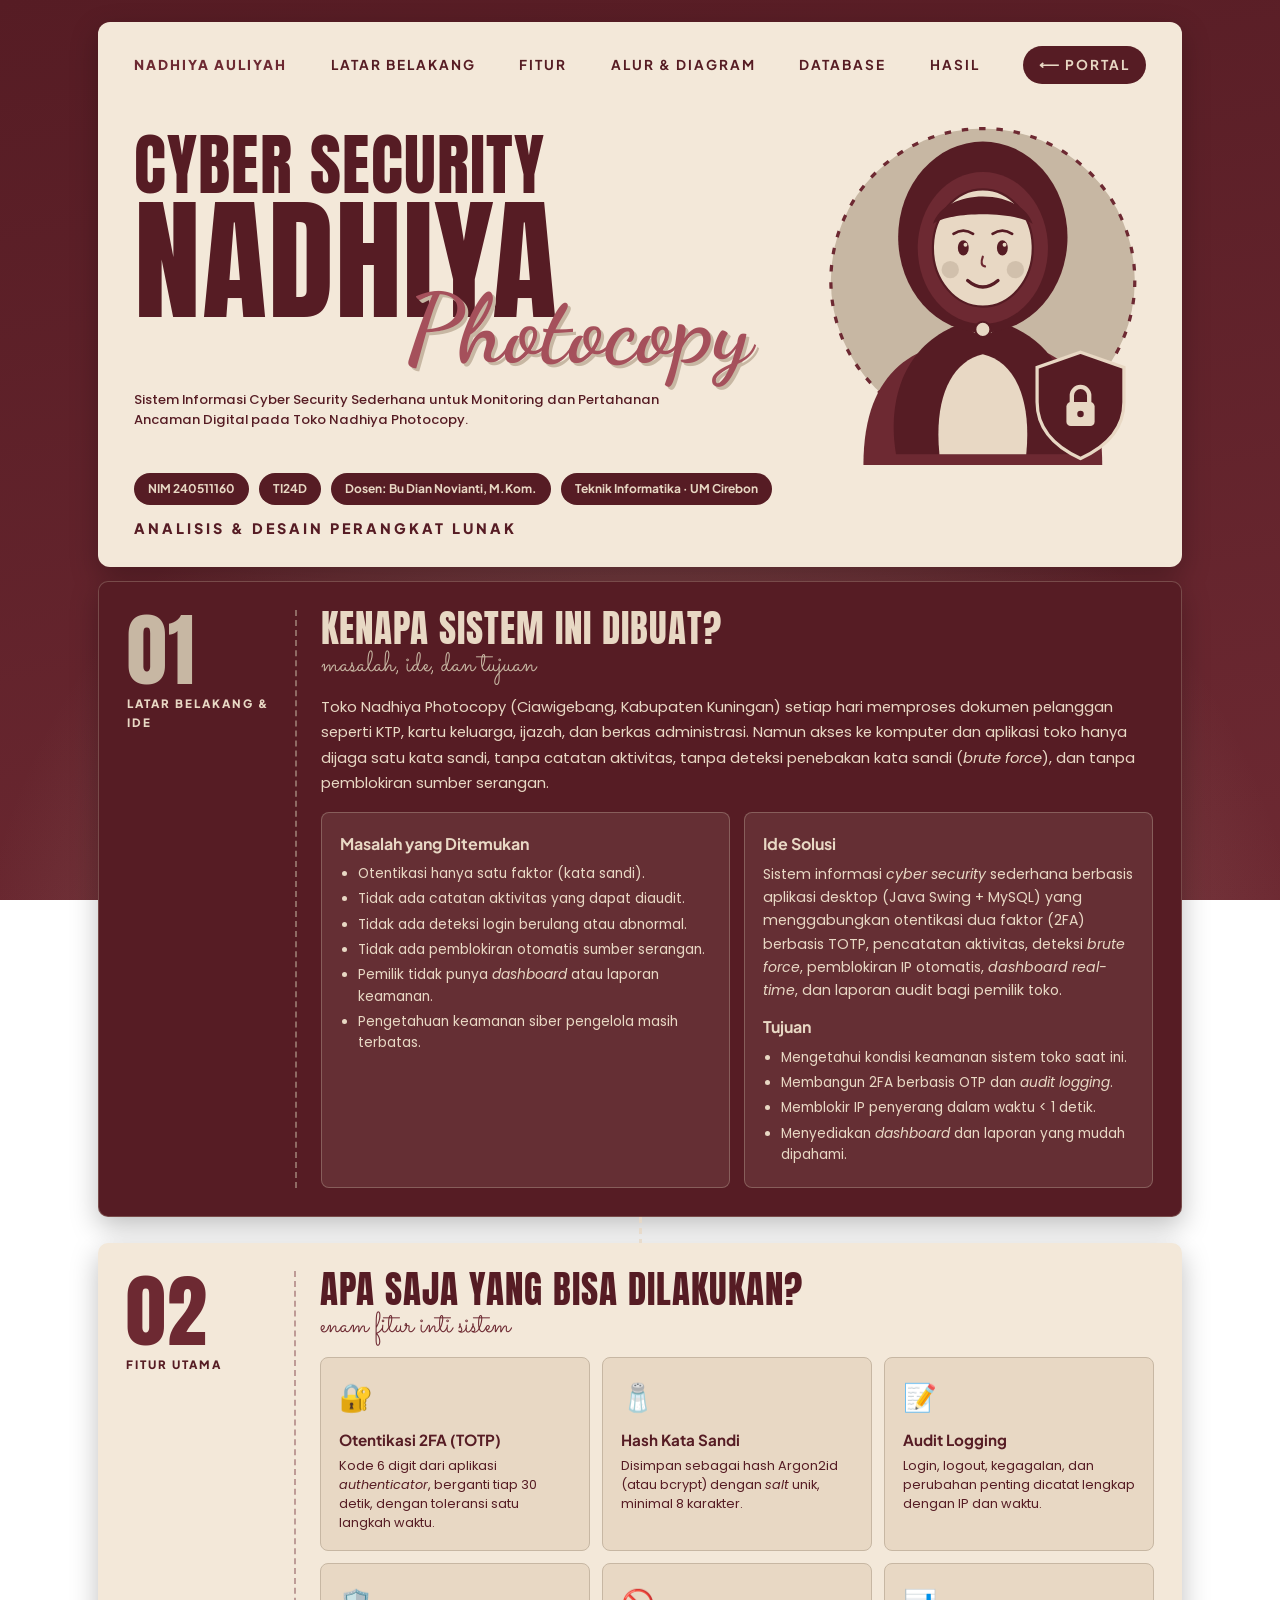
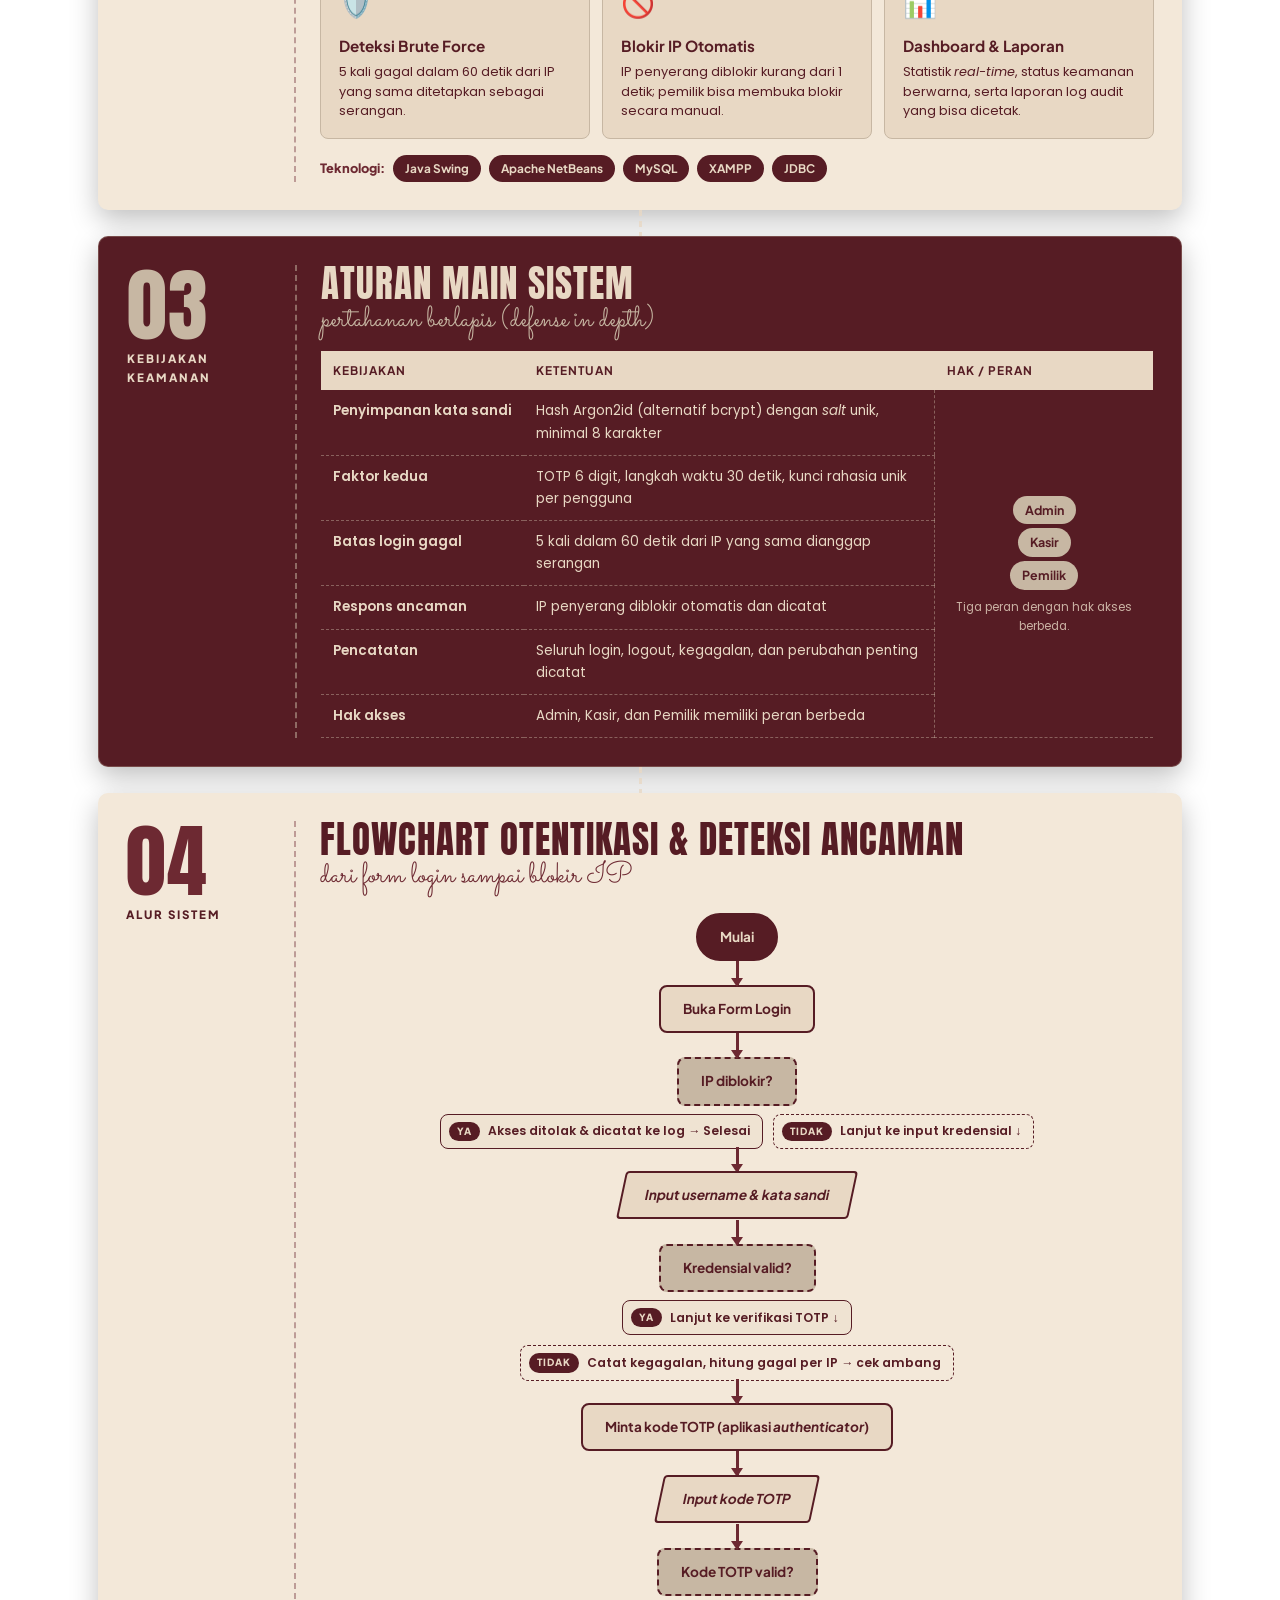
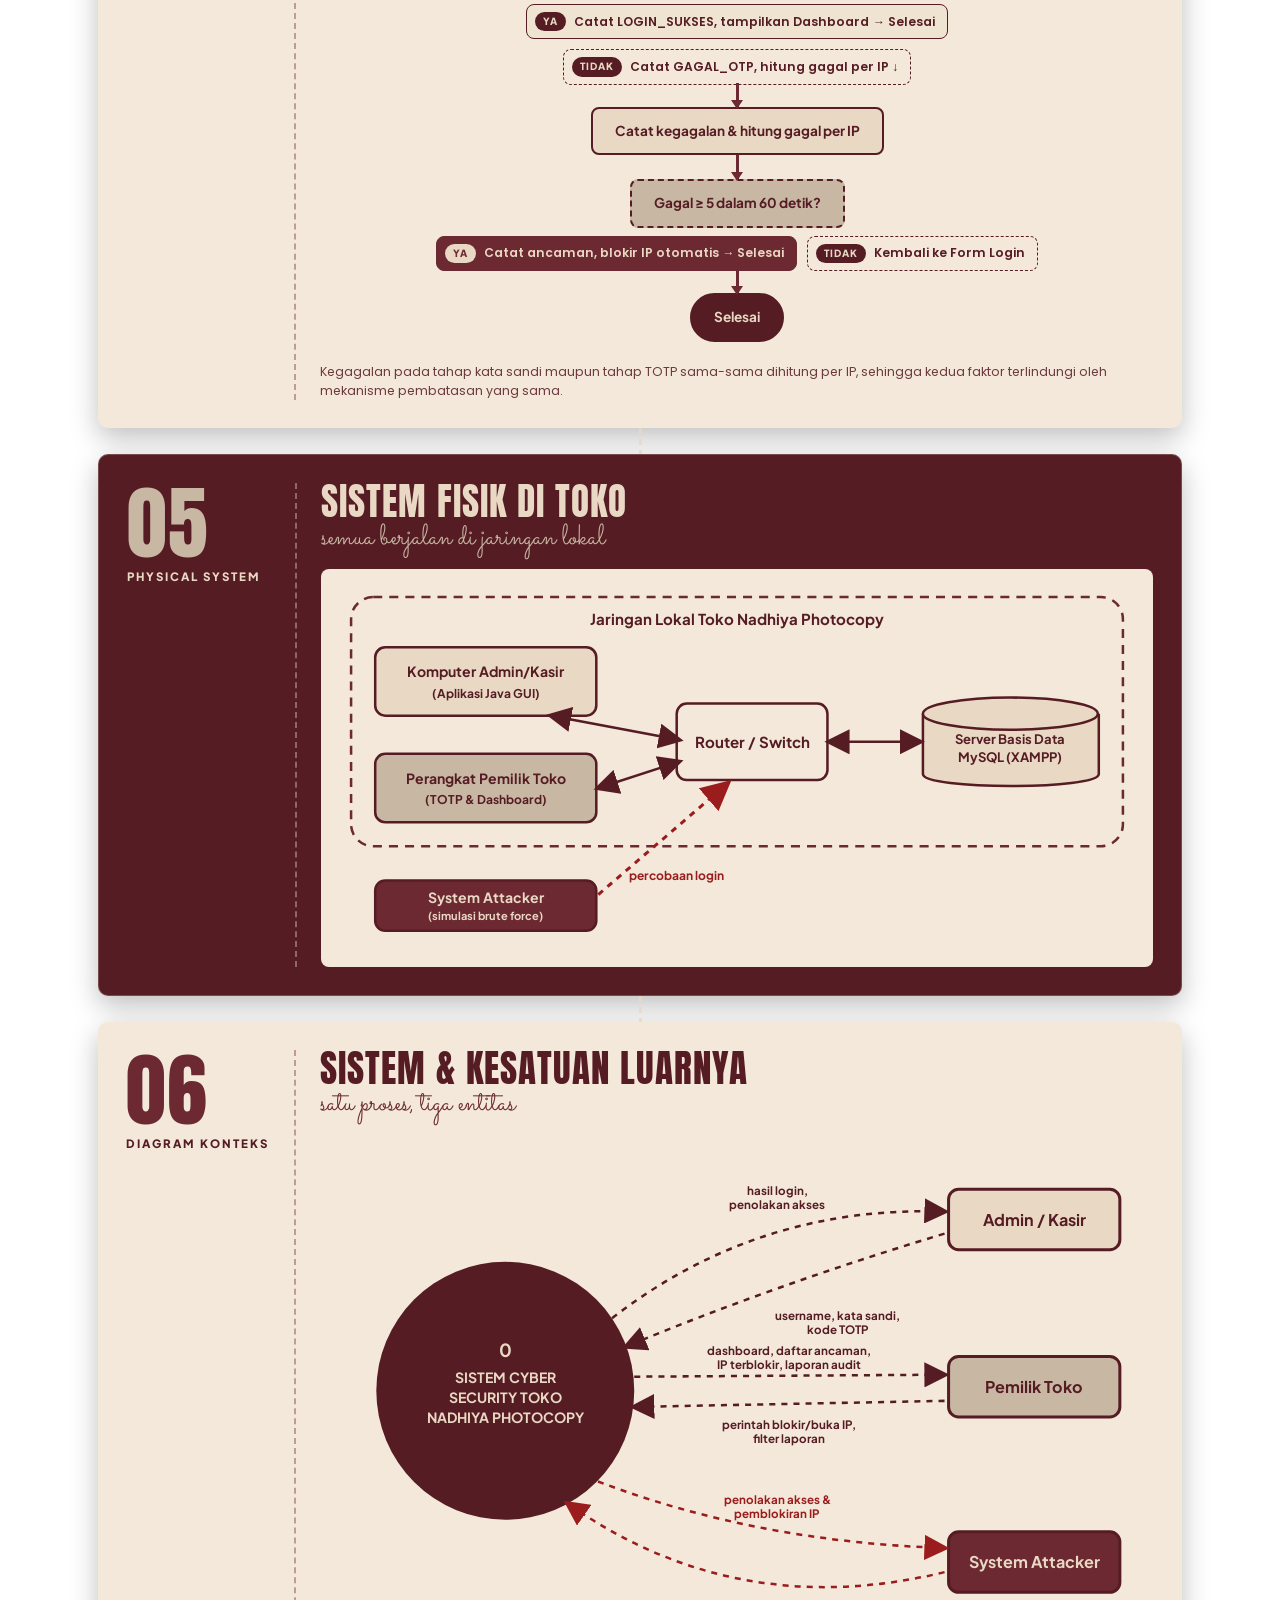
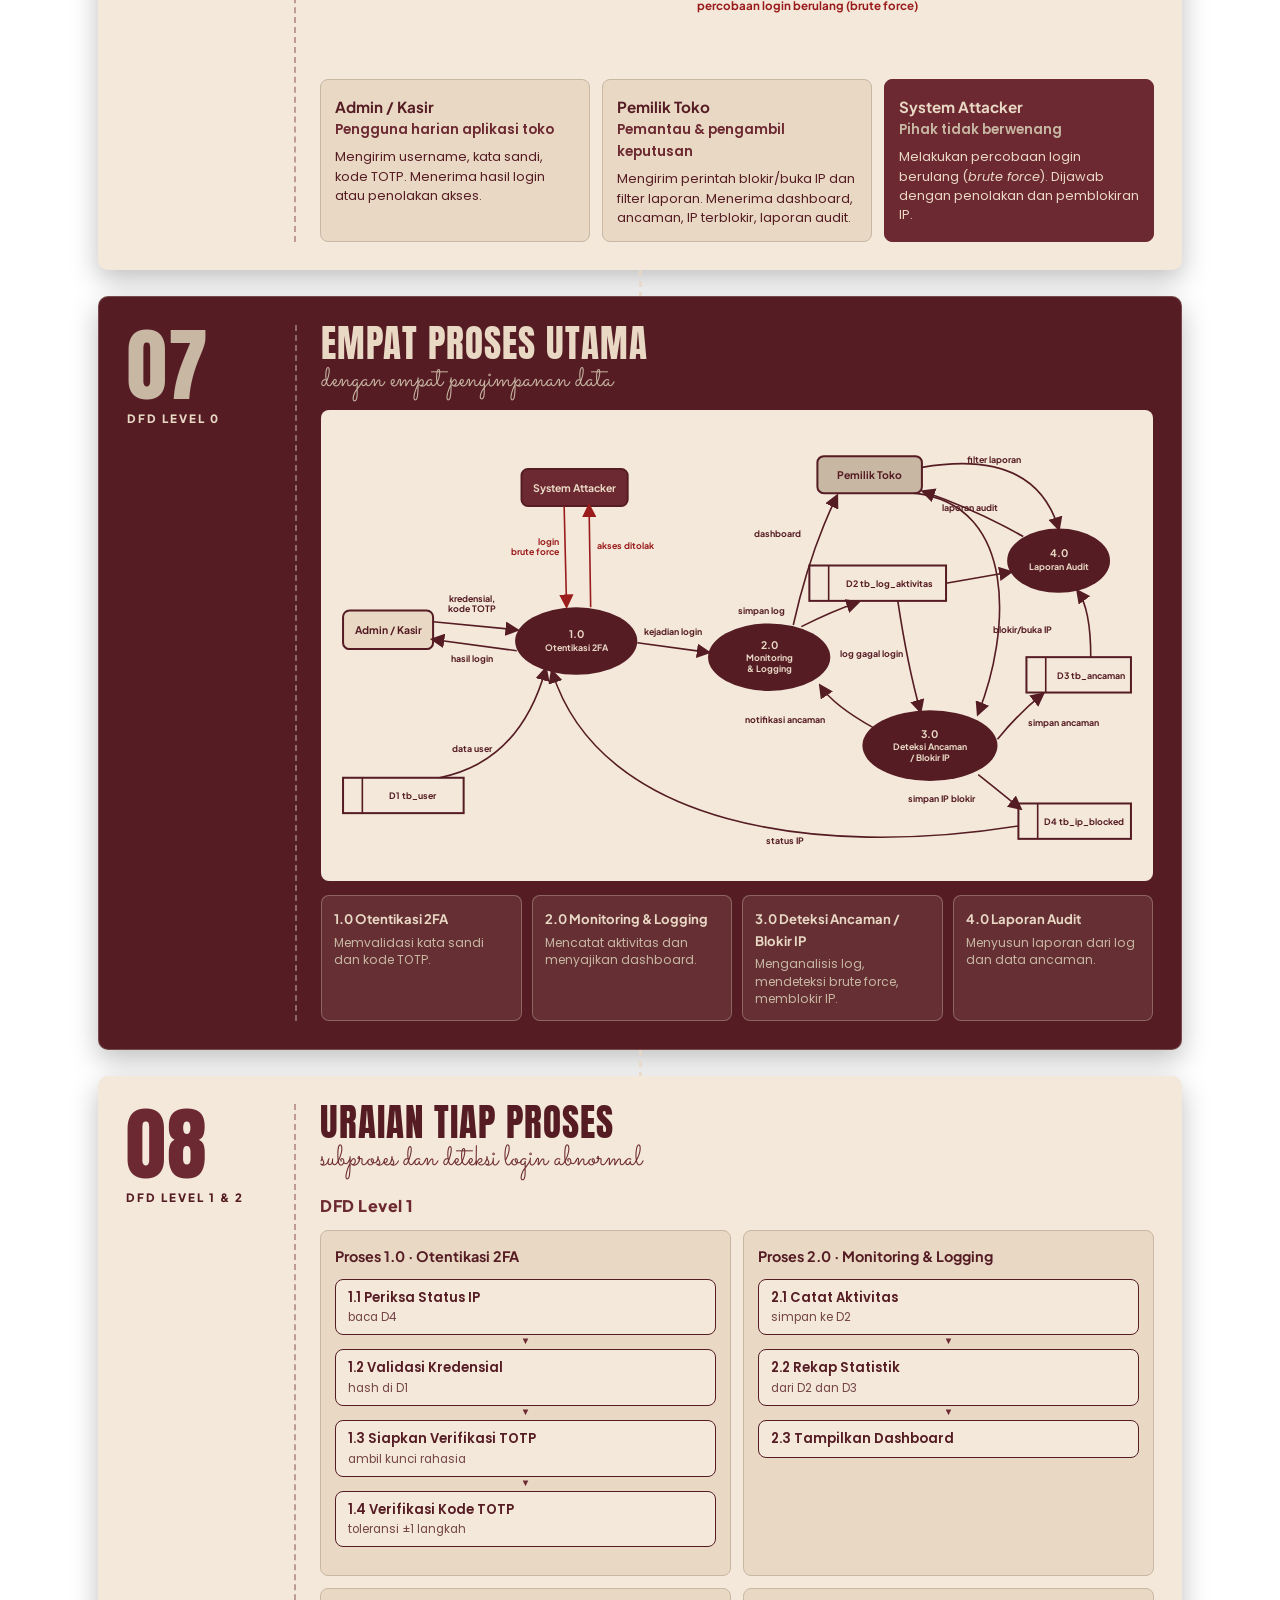
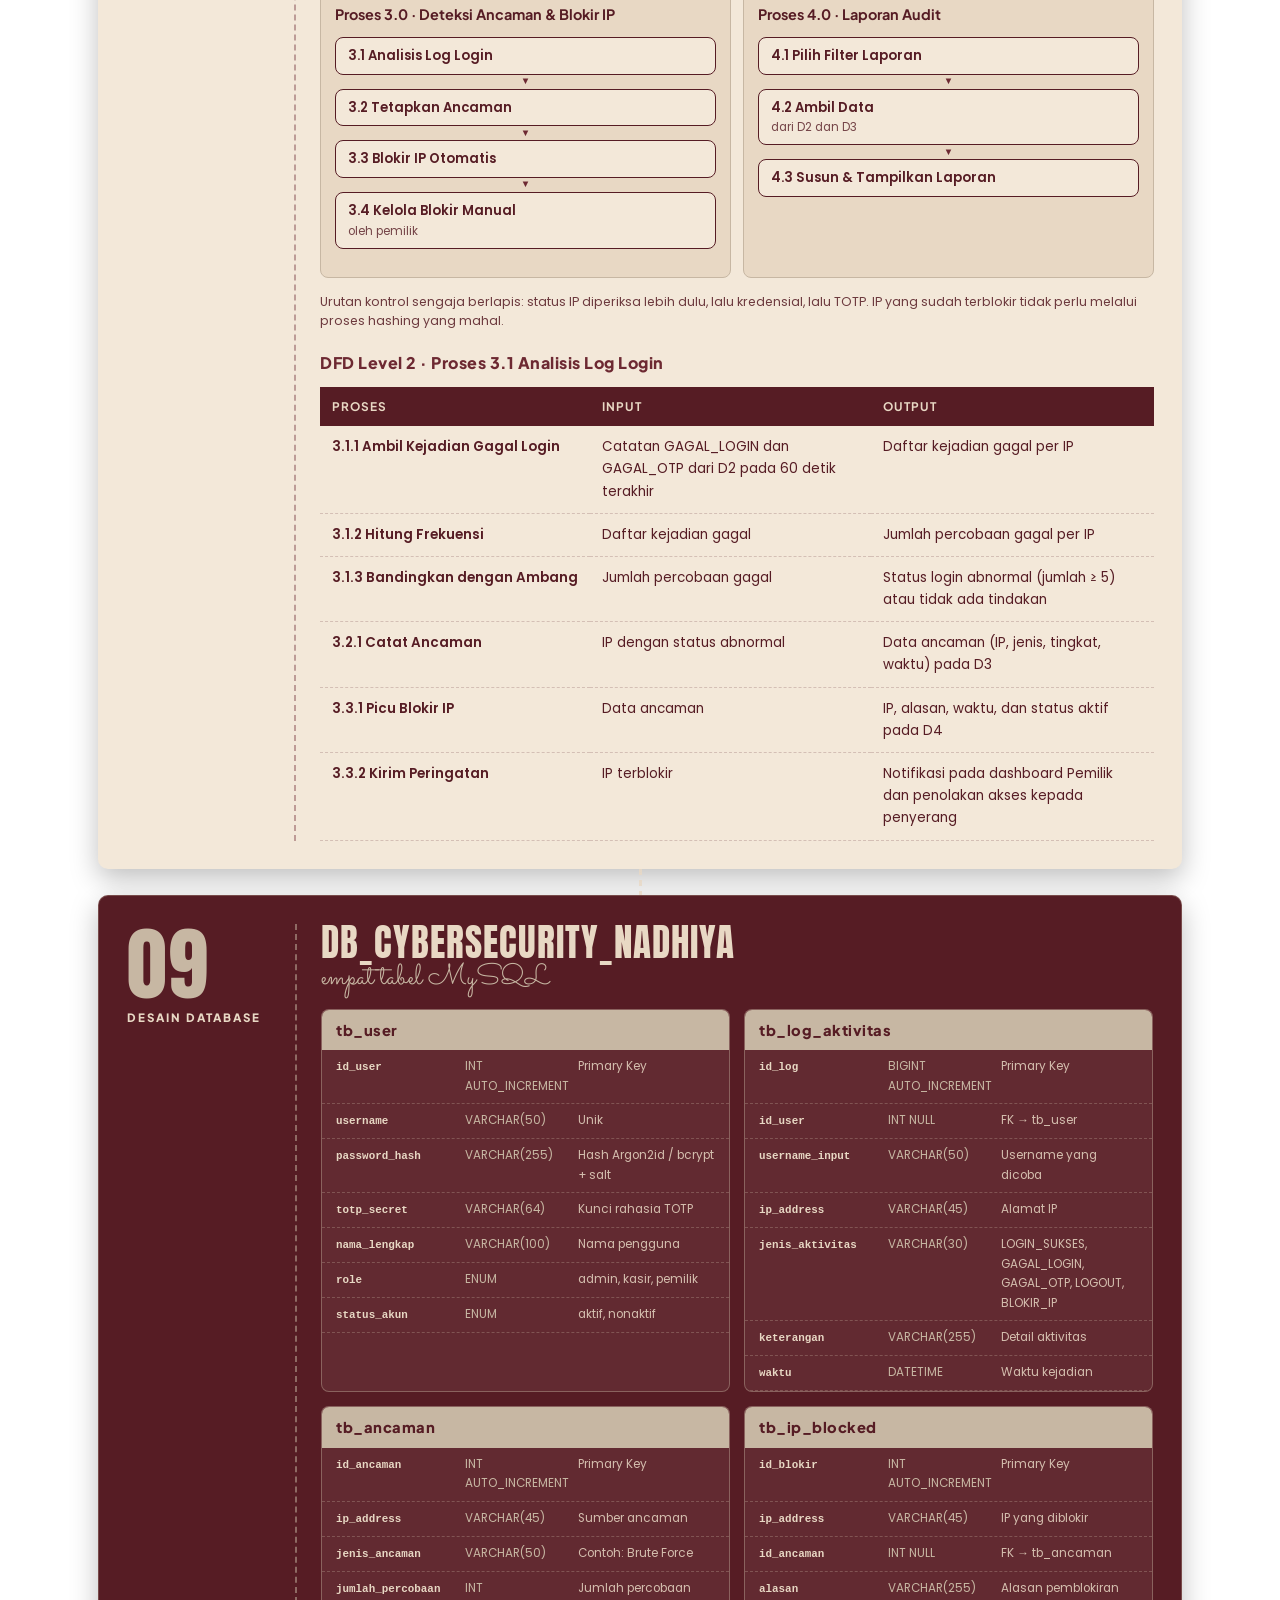
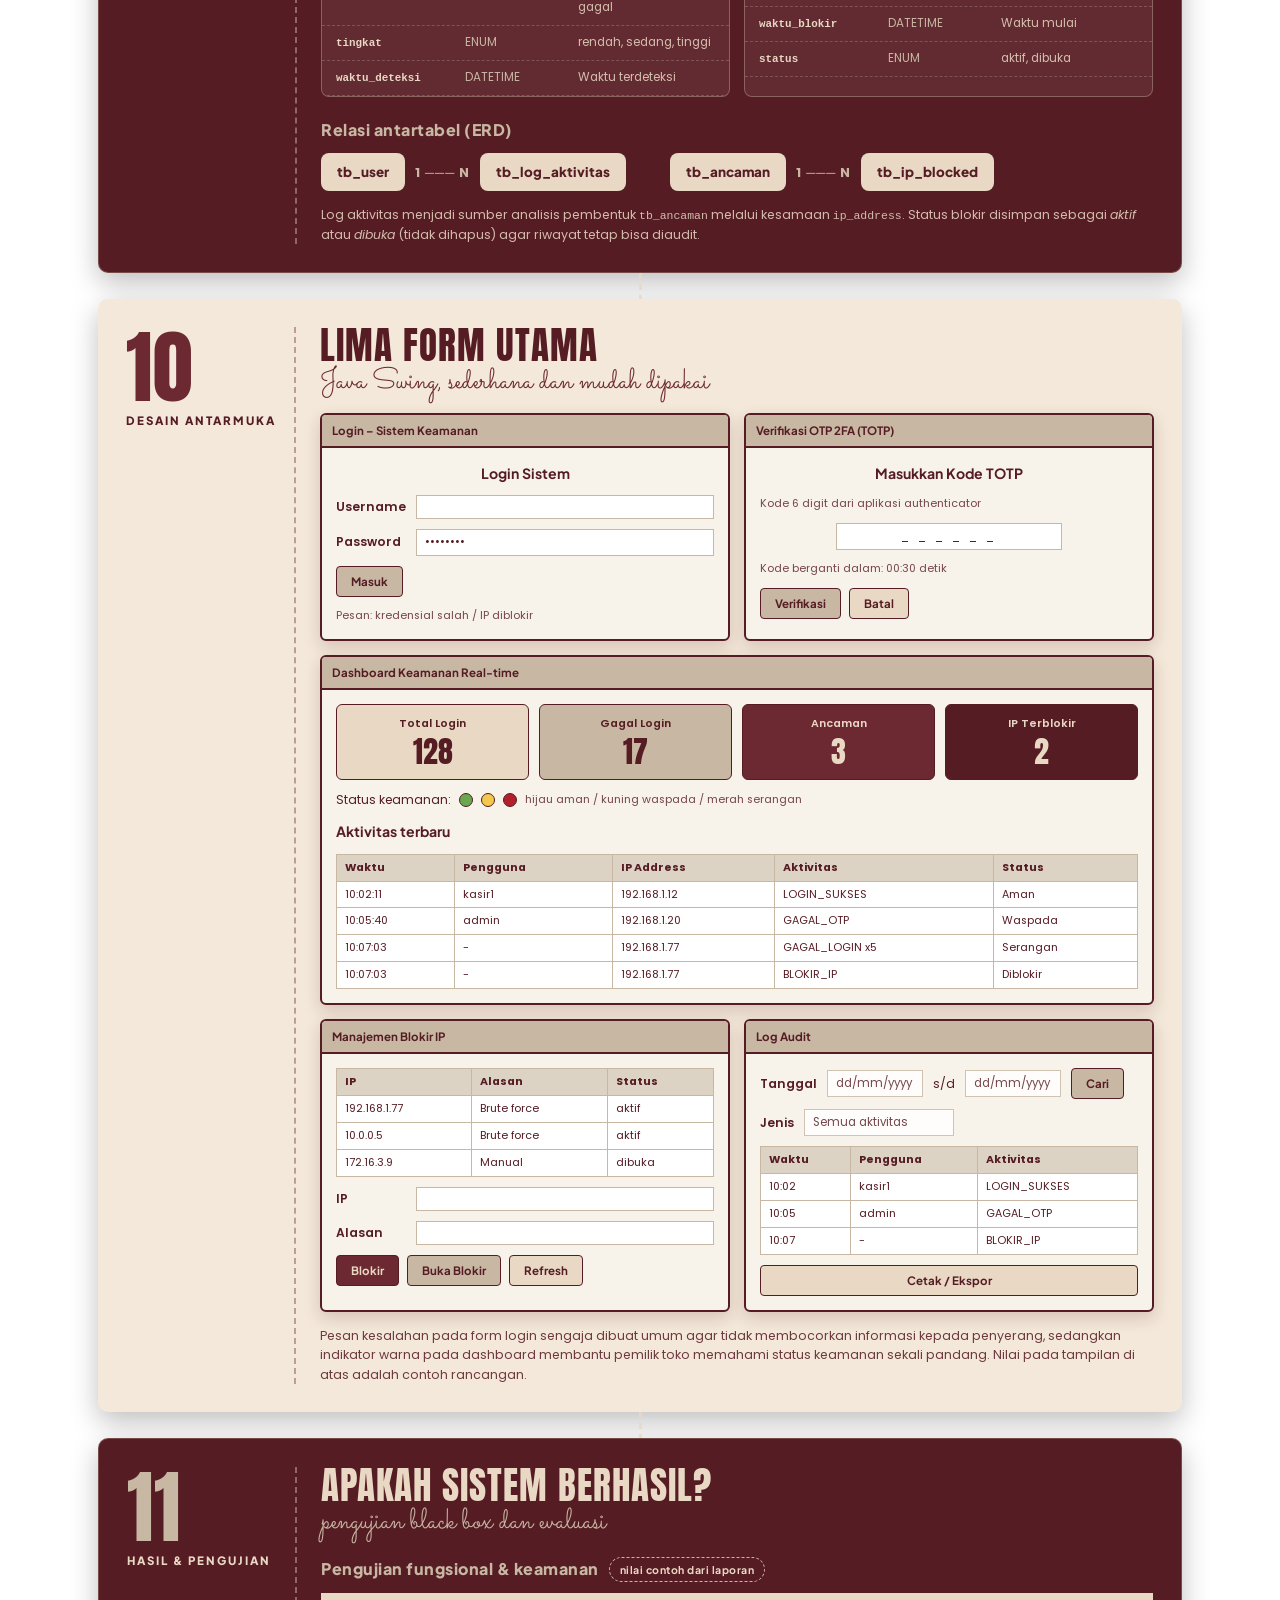
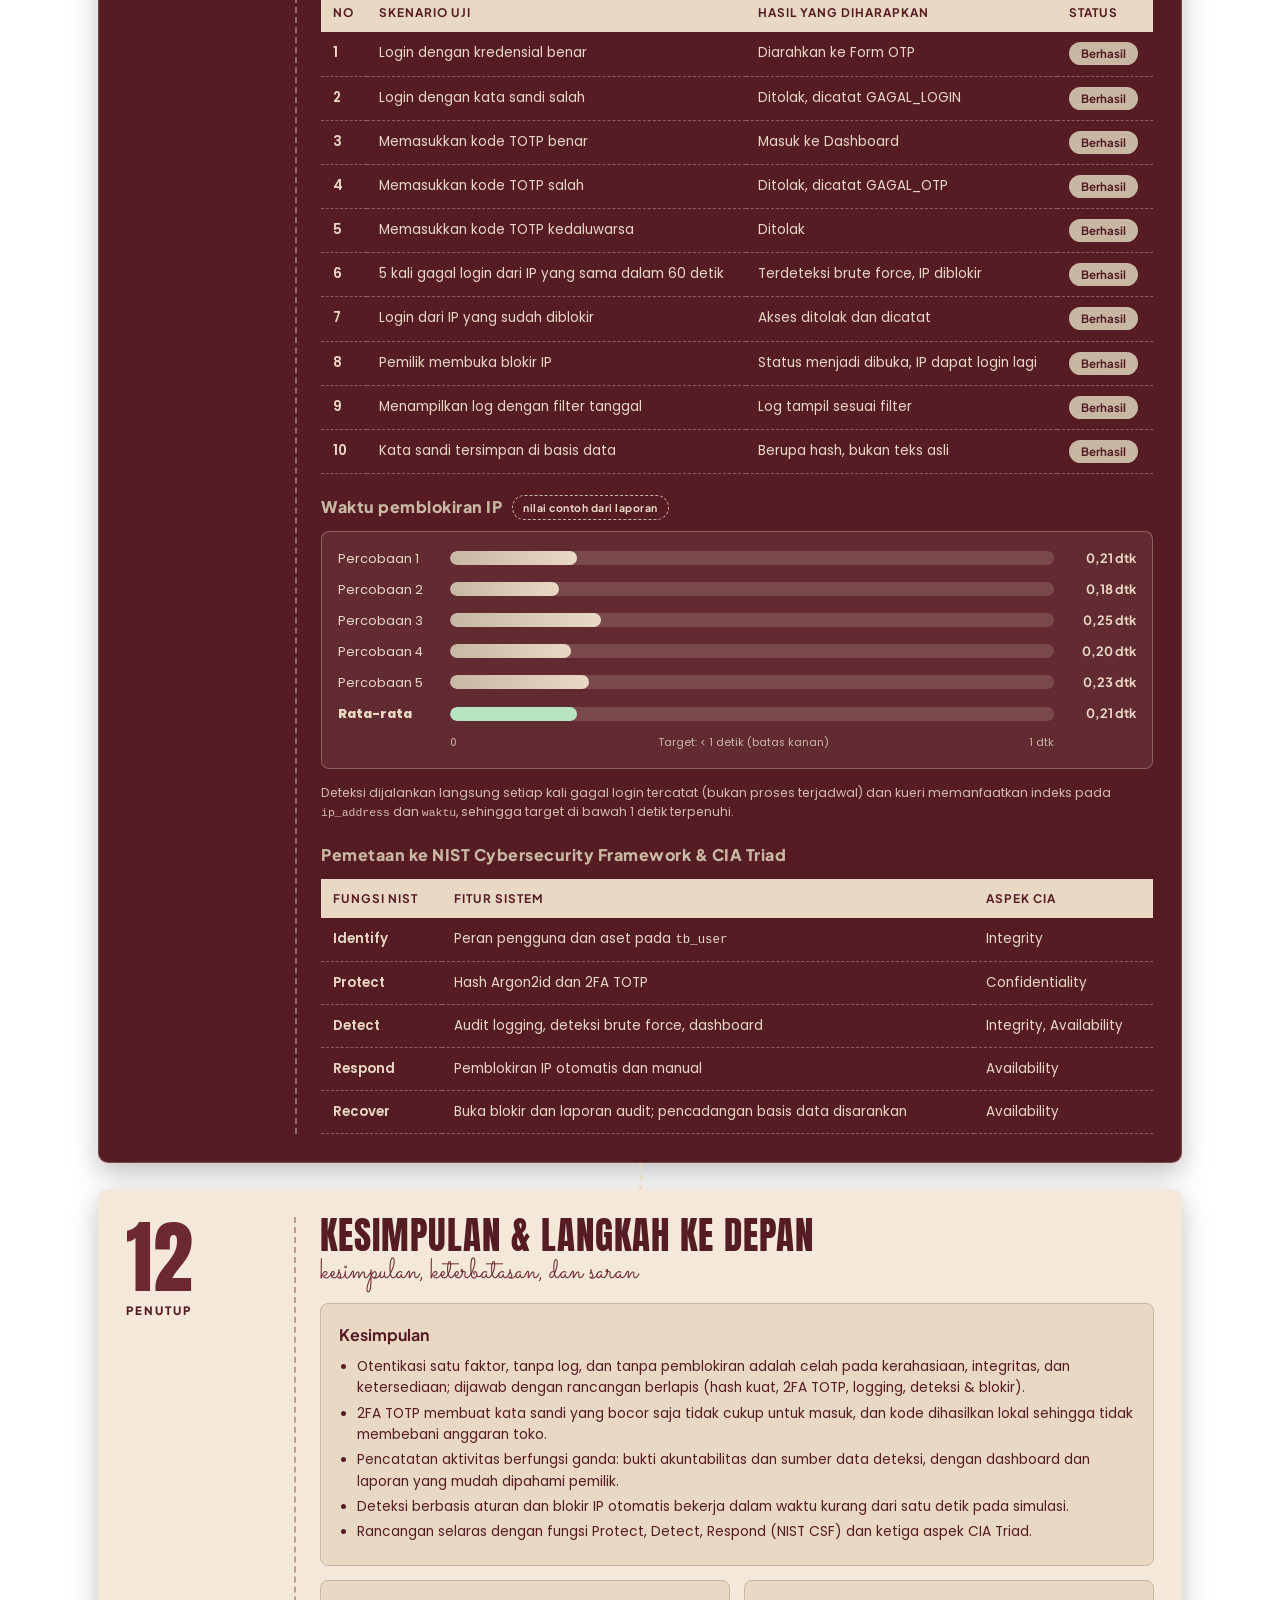
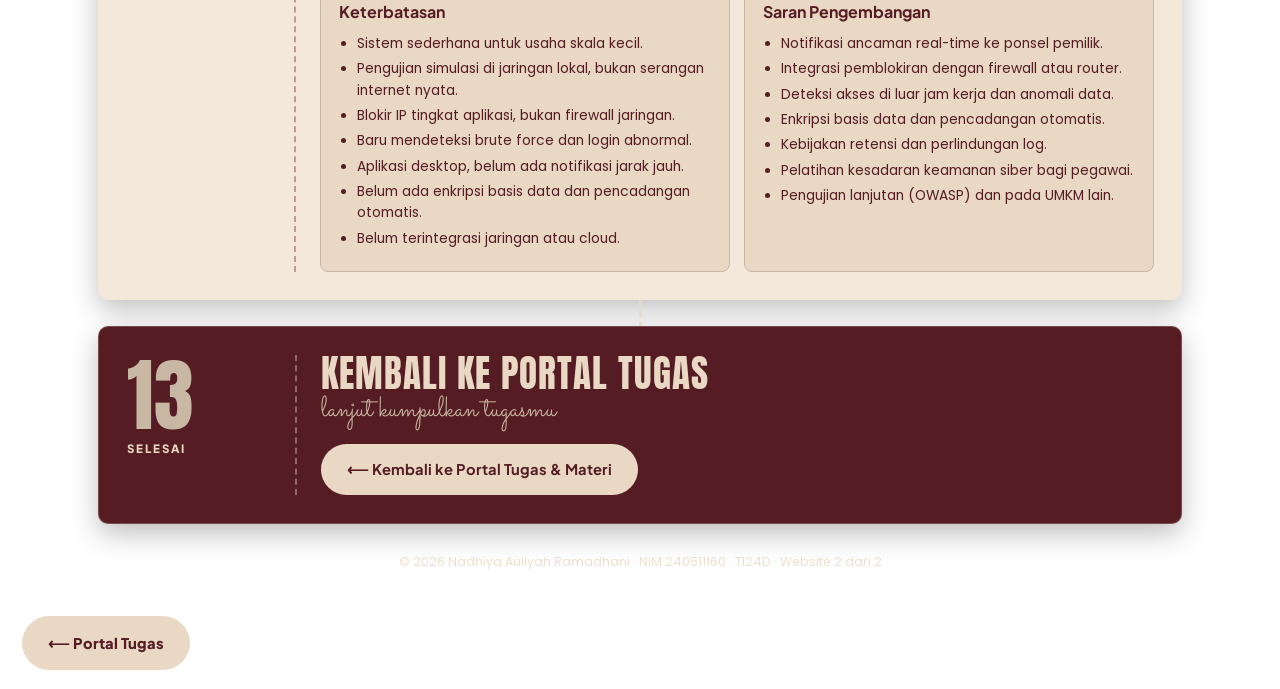
<file: docs/arsip-project-overview/index.html>
<!DOCTYPE html>
<html lang="id">
<head>
<meta charset="UTF-8">
<meta name="viewport" content="width=device-width, initial-scale=1.0">
<title>Project System Overview | Cyber Security Toko Nadhiya Photocopy</title>
<link rel="preconnect" href="https://fonts.googleapis.com">
<link rel="preconnect" href="https://fonts.gstatic.com" crossorigin>
<link href="https://fonts.googleapis.com/css2?family=Anton&family=Sacramento&family=Dancing+Script:wght@600;700&family=Plus+Jakarta+Sans:wght@600;700;800&family=Poppins:wght@300;400;500;600&display=swap" rel="stylesheet">
<link rel="stylesheet" href="css/style.css">
</head>

<body>
<div class="page">

  <!-- ================= HERO ================= -->
  <header class="hero reveal">
    <nav class="hero-nav">
      <span class="nav-name">NADHIYA AULIYAH</span>
      <a href="#latar">LATAR BELAKANG</a>
      <a href="#fitur">FITUR</a>
      <a href="#alur">ALUR &amp; DIAGRAM</a>
      <a href="#database">DATABASE</a>
      <a href="#hasil">HASIL</a>
      <a href="../website-tugas-materi/index.html" data-nav class="nav-cta">⟵ PORTAL</a>
    </nav>

    <div class="hero-body">
      <div class="hero-title">
        <div class="t1">CYBER SECURITY</div>
        <div class="t2">NADHIYA</div>
        <div class="script">Photocopy</div>
        <p class="hero-sub">Sistem Informasi Cyber Security Sederhana untuk Monitoring dan Pertahanan Ancaman Digital pada Toko Nadhiya Photocopy.</p>
      </div>

      <div class="hero-art">
        <svg class="avatar" viewBox="0 0 300 340" xmlns="http://www.w3.org/2000/svg" role="img" aria-label="Ilustrasi perempuan berhijab dengan perisai keamanan">
          <circle cx="150" cy="170" r="140" fill="#C7B7A3"/>
          <circle cx="150" cy="170" r="140" fill="none" stroke="#6D2932" stroke-width="3" stroke-dasharray="6 10"/>
          <path d="M40 340 C40 250 90 225 150 225 C210 225 260 250 260 340 Z" fill="#6D2932"/>
          <path d="M70 330 C60 270 85 215 150 205 C215 215 240 270 230 330 Z" fill="#561C24"/>
          <path d="M110 330 C105 280 120 245 150 238 C180 245 195 280 190 330 Z" fill="#E8D8C4"/>
          <rect x="136" y="190" width="28" height="30" rx="10" fill="#E8D8C4" stroke="#561C24" stroke-width="2"/>
          <ellipse cx="150" cy="130" rx="78" ry="88" fill="#561C24"/>
          <ellipse cx="150" cy="140" rx="60" ry="70" fill="#6D2932"/>
          <ellipse cx="150" cy="140" rx="46" ry="54" fill="#E8D8C4" stroke="#561C24" stroke-width="2"/>
          <path d="M104 118 C115 84 185 84 196 118 C180 106 120 106 104 118 Z" fill="#561C24"/>
          <ellipse cx="132" cy="140" rx="5" ry="7" fill="#561C24"/>
          <ellipse cx="168" cy="140" rx="5" ry="7" fill="#561C24"/>
          <circle cx="134" cy="137" r="1.8" fill="#E8D8C4"/>
          <circle cx="170" cy="137" r="1.8" fill="#E8D8C4"/>
          <path d="M123 127 Q132 121 141 127" stroke="#561C24" stroke-width="2.5" fill="none" stroke-linecap="round"/>
          <path d="M159 127 Q168 121 177 127" stroke="#561C24" stroke-width="2.5" fill="none" stroke-linecap="round"/>
          <circle cx="120" cy="160" r="8" fill="#C7B7A3" opacity=".7"/>
          <circle cx="180" cy="160" r="8" fill="#C7B7A3" opacity=".7"/>
          <path d="M150 148 Q147 156 152 157" stroke="#6D2932" stroke-width="2" fill="none" stroke-linecap="round"/>
          <path d="M136 170 Q150 182 164 170" stroke="#561C24" stroke-width="3" fill="none" stroke-linecap="round"/>
          <circle cx="150" cy="215" r="7" fill="#E8D8C4" stroke="#561C24" stroke-width="2"/>
          <!-- perisai + gembok -->
          <g transform="translate(200 236)">
            <path d="M40 0 L80 14 V46 C80 72 62 88 40 98 C18 88 0 72 0 46 V14 Z" fill="#561C24" stroke="#E8D8C4" stroke-width="3"/>
            <rect x="27" y="46" width="26" height="22" rx="4" fill="#E8D8C4"/>
            <path d="M32 46 V40 a8 8 0 0 1 16 0 V46" stroke="#E8D8C4" stroke-width="4" fill="none" stroke-linecap="round"/>
            <circle cx="40" cy="57" r="3" fill="#561C24"/>
          </g>
        </svg>
      </div>
    </div>

    <div class="hero-foot">
      <div class="chips">
        <span class="chip">NIM 240511160</span>
        <span class="chip">TI24D</span>
        <span class="chip">Dosen: Bu Dian Novianti, M.Kom.</span>
        <span class="chip">Teknik Informatika · UM Cirebon</span>
      </div>
      <div class="hero-url">ANALISIS &amp; DESAIN PERANGKAT LUNAK</div>
    </div>
  </header>

  <!-- ================= LINEAR SHOWCASE FLOW ================= -->
  <main class="flow">

    <!-- 01 LATAR BELAKANG & IDE -->
    <section class="card dark band reveal" id="latar">
      <div class="band-side"><div class="num">01</div><div class="eyebrow">Latar Belakang &amp; Ide</div></div>
      <div class="band-main">
        <h2>Kenapa sistem ini dibuat?</h2>
        <div class="script-sub">masalah, ide, dan tujuan</div>
        <p class="lead">Toko Nadhiya Photocopy (Ciawigebang, Kabupaten Kuningan) setiap hari memproses dokumen pelanggan seperti KTP, kartu keluarga, ijazah, dan berkas administrasi. Namun akses ke komputer dan aplikasi toko hanya dijaga satu kata sandi, tanpa catatan aktivitas, tanpa deteksi penebakan kata sandi (<em>brute force</em>), dan tanpa pemblokiran sumber serangan.</p>
        <div class="two">
          <div class="mini">
            <h3>Masalah yang Ditemukan</h3>
            <ul>
              <li>Otentikasi hanya satu faktor (kata sandi).</li>
              <li>Tidak ada catatan aktivitas yang dapat diaudit.</li>
              <li>Tidak ada deteksi login berulang atau abnormal.</li>
              <li>Tidak ada pemblokiran otomatis sumber serangan.</li>
              <li>Pemilik tidak punya <em>dashboard</em> atau laporan keamanan.</li>
              <li>Pengetahuan keamanan siber pengelola masih terbatas.</li>
            </ul>
          </div>
          <div class="mini">
            <h3>Ide Solusi</h3>
            <p>Sistem informasi <em>cyber security</em> sederhana berbasis aplikasi desktop (Java Swing + MySQL) yang menggabungkan otentikasi dua faktor (2FA) berbasis TOTP, pencatatan aktivitas, deteksi <em>brute force</em>, pemblokiran IP otomatis, <em>dashboard real-time</em>, dan laporan audit bagi pemilik toko.</p>
            <h3 style="margin-top:12px">Tujuan</h3>
            <ul>
              <li>Mengetahui kondisi keamanan sistem toko saat ini.</li>
              <li>Membangun 2FA berbasis OTP dan <em>audit logging</em>.</li>
              <li>Memblokir IP penyerang dalam waktu &lt; 1 detik.</li>
              <li>Menyediakan <em>dashboard</em> dan laporan yang mudah dipahami.</li>
            </ul>
          </div>
        </div>
      </div>
    </section>
    <div class="link"></div>

    <!-- 02 FITUR UTAMA -->
    <section class="card paper band reveal" id="fitur">
      <div class="band-side"><div class="num">02</div><div class="eyebrow">Fitur Utama</div></div>
      <div class="band-main">
        <h2>Apa saja yang bisa dilakukan?</h2>
        <div class="script-sub">enam fitur inti sistem</div>
        <div class="features">
          <div class="feature"><span class="ico">🔐</span><h3>Otentikasi 2FA (TOTP)</h3><p>Kode 6 digit dari aplikasi <em>authenticator</em>, berganti tiap 30 detik, dengan toleransi satu langkah waktu.</p></div>
          <div class="feature"><span class="ico">🧂</span><h3>Hash Kata Sandi</h3><p>Disimpan sebagai hash Argon2id (atau bcrypt) dengan <em>salt</em> unik, minimal 8 karakter.</p></div>
          <div class="feature"><span class="ico">📝</span><h3>Audit Logging</h3><p>Login, logout, kegagalan, dan perubahan penting dicatat lengkap dengan IP dan waktu.</p></div>
          <div class="feature"><span class="ico">🛡️</span><h3>Deteksi Brute Force</h3><p>5 kali gagal dalam 60 detik dari IP yang sama ditetapkan sebagai serangan.</p></div>
          <div class="feature"><span class="ico">🚫</span><h3>Blokir IP Otomatis</h3><p>IP penyerang diblokir kurang dari 1 detik; pemilik bisa membuka blokir secara manual.</p></div>
          <div class="feature"><span class="ico">📊</span><h3>Dashboard &amp; Laporan</h3><p>Statistik <em>real-time</em>, status keamanan berwarna, serta laporan log audit yang bisa dicetak.</p></div>
        </div>
        <div class="techs">
          <span>Teknologi:</span>
          <b>Java Swing</b><b>Apache NetBeans</b><b>MySQL</b><b>XAMPP</b><b>JDBC</b>
        </div>
      </div>
    </section>
    <div class="link"></div>

    <!-- 03 KEBIJAKAN KEAMANAN -->
    <section class="card dark band reveal" id="kebijakan">
      <div class="band-side"><div class="num">03</div><div class="eyebrow">Kebijakan Keamanan</div></div>
      <div class="band-main">
        <h2>Aturan main sistem</h2>
        <div class="script-sub">pertahanan berlapis (defense in depth)</div>
        <div class="tbl-wrap">
          <table class="tbl">
            <thead><tr><th>Kebijakan</th><th>Ketentuan</th><th>Hak / Peran</th></tr></thead>
            <tbody>
              <tr><td>Penyimpanan kata sandi</td><td>Hash Argon2id (alternatif bcrypt) dengan <em>salt</em> unik, minimal 8 karakter</td><td rowspan="6" class="roles"><b>Admin</b><b>Kasir</b><b>Pemilik</b><small>Tiga peran dengan hak akses berbeda.</small></td></tr>
              <tr><td>Faktor kedua</td><td>TOTP 6 digit, langkah waktu 30 detik, kunci rahasia unik per pengguna</td></tr>
              <tr><td>Batas login gagal</td><td>5 kali dalam 60 detik dari IP yang sama dianggap serangan</td></tr>
              <tr><td>Respons ancaman</td><td>IP penyerang diblokir otomatis dan dicatat</td></tr>
              <tr><td>Pencatatan</td><td>Seluruh login, logout, kegagalan, dan perubahan penting dicatat</td></tr>
              <tr><td>Hak akses</td><td>Admin, Kasir, dan Pemilik memiliki peran berbeda</td></tr>
            </tbody>
          </table>
        </div>
      </div>
    </section>
    <div class="link"></div>

    <!-- 04 FLOWCHART -->
    <section class="card paper band reveal" id="alur">
      <div class="band-side"><div class="num">04</div><div class="eyebrow">Alur Sistem</div></div>
      <div class="band-main">
        <h2>Flowchart otentikasi &amp; deteksi ancaman</h2>
        <div class="script-sub">dari form login sampai blokir IP</div>
        <div class="flowchart">
          <div class="fc term">Mulai</div><div class="arrow"></div>
          <div class="fc proc">Buka Form Login</div><div class="arrow"></div>

          <div class="fc dec">IP diblokir?</div>
          <div class="branch">
            <div class="bchip yes"><span class="yn">YA</span>Akses ditolak &amp; dicatat ke log → Selesai</div>
            <div class="bchip no"><span class="yn">TIDAK</span>Lanjut ke input kredensial ↓</div>
          </div>
          <div class="arrow"></div>

          <div class="fc io">Input username &amp; kata sandi</div><div class="arrow"></div>

          <div class="fc dec">Kredensial valid?</div>
          <div class="branch">
            <div class="bchip yes"><span class="yn">YA</span>Lanjut ke verifikasi TOTP ↓</div>
            <div class="bchip no"><span class="yn">TIDAK</span>Catat kegagalan, hitung gagal per IP → cek ambang</div>
          </div>
          <div class="arrow"></div>

          <div class="fc proc">Minta kode TOTP (aplikasi <em>authenticator</em>)</div><div class="arrow"></div>
          <div class="fc io">Input kode TOTP</div><div class="arrow"></div>

          <div class="fc dec">Kode TOTP valid?</div>
          <div class="branch">
            <div class="bchip yes"><span class="yn">YA</span>Catat LOGIN_SUKSES, tampilkan Dashboard → Selesai</div>
            <div class="bchip no"><span class="yn">TIDAK</span>Catat GAGAL_OTP, hitung gagal per IP ↓</div>
          </div>
          <div class="arrow"></div>

          <div class="fc proc">Catat kegagalan &amp; hitung gagal per IP</div><div class="arrow"></div>

          <div class="fc dec">Gagal ≥ 5 dalam 60 detik?</div>
          <div class="branch">
            <div class="bchip bad"><span class="yn">YA</span>Catat ancaman, blokir IP otomatis → Selesai</div>
            <div class="bchip no"><span class="yn">TIDAK</span>Kembali ke Form Login</div>
          </div>
          <div class="arrow"></div>
          <div class="fc term">Selesai</div>
        </div>
        <p class="note-sm">Kegagalan pada tahap kata sandi maupun tahap TOTP sama-sama dihitung per IP, sehingga kedua faktor terlindungi oleh mekanisme pembatasan yang sama.</p>
      </div>
    </section>
    <div class="link"></div>

    <!-- 05 PHYSICAL SYSTEM -->
    <section class="card dark band reveal" id="fisik">
      <div class="band-side"><div class="num">05</div><div class="eyebrow">Physical System</div></div>
      <div class="band-main">
        <h2>Sistem fisik di toko</h2>
        <div class="script-sub">semua berjalan di jaringan lokal</div>
        <div class="diagram">
          <svg class="dfd" viewBox="0 0 800 360" xmlns="http://www.w3.org/2000/svg" role="img" aria-label="Diagram physical system">
            <defs>
              <marker id="ar2" markerWidth="10" markerHeight="10" refX="8" refY="5" orient="auto-start-reverse"><path d="M0 0 L10 5 L0 10 Z" fill="#561C24"/></marker>
              <marker id="ar2r" markerWidth="10" markerHeight="10" refX="8" refY="5" orient="auto"><path d="M0 0 L10 5 L0 10 Z" fill="#9b1c1c"/></marker>
            </defs>
            <rect x="16" y="14" width="768" height="248" rx="22" fill="none" stroke="#6D2932" stroke-width="2.5" stroke-dasharray="9 7"/>
            <text x="400" y="42" text-anchor="middle" font-size="15">Jaringan Lokal Toko Nadhiya Photocopy</text>

            <rect x="40" y="64" width="220" height="68" rx="10" fill="#E8D8C4" stroke="#561C24" stroke-width="2.5"/>
            <text x="150" y="94" text-anchor="middle" font-size="14">Komputer Admin/Kasir</text>
            <text x="150" y="114" text-anchor="middle" font-size="12">(Aplikasi Java GUI)</text>

            <rect x="40" y="170" width="220" height="68" rx="10" fill="#C7B7A3" stroke="#561C24" stroke-width="2.5"/>
            <text x="150" y="200" text-anchor="middle" font-size="14">Perangkat Pemilik Toko</text>
            <text x="150" y="220" text-anchor="middle" font-size="12">(TOTP &amp; Dashboard)</text>

            <rect x="340" y="120" width="150" height="76" rx="10" fill="#F3E8D9" stroke="#561C24" stroke-width="2.5"/>
            <text x="415" y="164" text-anchor="middle" font-size="15">Router / Switch</text>

            <path d="M585 130 V190 C585 206 760 206 760 190 V130" fill="#E8D8C4" stroke="#561C24" stroke-width="2.5"/>
            <ellipse cx="672" cy="130" rx="87" ry="16" fill="#E8D8C4" stroke="#561C24" stroke-width="2.5"/>
            <text x="672" y="160" text-anchor="middle" font-size="13">Server Basis Data</text>
            <text x="672" y="178" text-anchor="middle" font-size="13">MySQL (XAMPP)</text>

            <line x1="215" y1="132" x2="342" y2="156" stroke="#561C24" stroke-width="2.5" marker-start="url(#ar2)" marker-end="url(#ar2)"/>
            <line x1="262" y1="204" x2="342" y2="178" stroke="#561C24" stroke-width="2.5" marker-start="url(#ar2)" marker-end="url(#ar2)"/>
            <line x1="492" y1="158" x2="582" y2="158" stroke="#561C24" stroke-width="2.5" marker-start="url(#ar2)" marker-end="url(#ar2)"/>

            <rect x="40" y="296" width="220" height="50" rx="10" fill="#6D2932" stroke="#561C24" stroke-width="2.5"/>
            <text x="150" y="318" text-anchor="middle" font-size="14" style="fill:#E8D8C4">System Attacker</text>
            <text x="150" y="335" text-anchor="middle" font-size="11" style="fill:#E8D8C4">(simulasi brute force)</text>
            <line class="flowline" x1="262" y1="310" x2="390" y2="200" stroke="#9b1c1c" stroke-width="3" marker-end="url(#ar2r)"/>
            <text x="340" y="296" text-anchor="middle" font-size="12" style="fill:#9b1c1c">percobaan login</text>
          </svg>
        </div>
      </div>
    </section>
    <div class="link"></div>

    <!-- 06 DIAGRAM KONTEKS -->
    <section class="card paper band reveal" id="konteks">
      <div class="band-side"><div class="num">06</div><div class="eyebrow">Diagram Konteks</div></div>
      <div class="band-main">
        <h2>Sistem &amp; kesatuan luarnya</h2>
        <div class="script-sub">satu proses, tiga entitas</div>
        <div class="diagram">
          <svg class="dfd" viewBox="0 0 800 490" xmlns="http://www.w3.org/2000/svg" role="img" aria-label="Diagram konteks sistem cyber security">
            <defs>
              <marker id="ar3" markerWidth="10" markerHeight="10" refX="8" refY="5" orient="auto"><path d="M0 0 L10 5 L0 10 Z" fill="#561C24"/></marker>
              <marker id="ar3r" markerWidth="10" markerHeight="10" refX="8" refY="5" orient="auto"><path d="M0 0 L10 5 L0 10 Z" fill="#9b1c1c"/></marker>
            </defs>
            <circle cx="170" cy="240" r="128" fill="#561C24"/>
            <text x="170" y="206" text-anchor="middle" font-size="18" style="fill:#E8D8C4">0</text>
            <text x="170" y="232" text-anchor="middle" font-size="14" style="fill:#E8D8C4">SISTEM CYBER</text>
            <text x="170" y="252" text-anchor="middle" font-size="14" style="fill:#E8D8C4">SECURITY TOKO</text>
            <text x="170" y="272" text-anchor="middle" font-size="14" style="fill:#E8D8C4">NADHIYA PHOTOCOPY</text>

            <rect x="610" y="40" width="170" height="60" rx="10" fill="#E8D8C4" stroke="#561C24" stroke-width="3"/>
            <text x="695" y="76" text-anchor="middle" font-size="16">Admin / Kasir</text>
            <rect x="610" y="206" width="170" height="60" rx="10" fill="#C7B7A3" stroke="#561C24" stroke-width="3"/>
            <text x="695" y="242" text-anchor="middle" font-size="16">Pemilik Toko</text>
            <rect x="610" y="380" width="170" height="60" rx="10" fill="#6D2932" stroke="#561C24" stroke-width="3"/>
            <text x="695" y="416" text-anchor="middle" font-size="16" style="fill:#E8D8C4">System Attacker</text>

            <path class="flowline" d="M276 168 Q420 56 606 62" fill="none" stroke="#561C24" stroke-width="2.5" marker-end="url(#ar3)"/>
            <text x="440" y="46" text-anchor="middle" font-size="11.5">hasil login,</text>
            <text x="440" y="60" text-anchor="middle" font-size="11.5">penolakan akses</text>
            <path class="flowline" d="M606 84 Q440 134 290 196" fill="none" stroke="#561C24" stroke-width="2.5" marker-end="url(#ar3)"/>
            <text x="500" y="170" text-anchor="middle" font-size="11.5">username, kata sandi,</text>
            <text x="500" y="184" text-anchor="middle" font-size="11.5">kode TOTP</text>

            <line class="flowline" x1="298" y1="226" x2="606" y2="224" stroke="#561C24" stroke-width="2.5" marker-end="url(#ar3)"/>
            <text x="452" y="204" text-anchor="middle" font-size="11.5">dashboard, daftar ancaman,</text>
            <text x="452" y="218" text-anchor="middle" font-size="11.5">IP terblokir, laporan audit</text>
            <line class="flowline" x1="606" y1="250" x2="298" y2="256" stroke="#561C24" stroke-width="2.5" marker-end="url(#ar3)"/>
            <text x="452" y="278" text-anchor="middle" font-size="11.5">perintah blokir/buka IP,</text>
            <text x="452" y="292" text-anchor="middle" font-size="11.5">filter laporan</text>

            <path class="flowline" d="M262 330 Q420 390 606 396" fill="none" stroke="#9b1c1c" stroke-width="2.5" marker-end="url(#ar3r)"/>
            <text x="440" y="352" text-anchor="middle" font-size="11.5" style="fill:#9b1c1c">penolakan akses &amp;</text>
            <text x="440" y="366" text-anchor="middle" font-size="11.5" style="fill:#9b1c1c">pemblokiran IP</text>
            <path class="flowline" d="M606 420 Q400 470 232 352" fill="none" stroke="#9b1c1c" stroke-width="2.5" marker-end="url(#ar3r)"/>
            <text x="470" y="458" text-anchor="middle" font-size="11.5" style="fill:#9b1c1c">percobaan login berulang (brute force)</text>
          </svg>
        </div>
        <div class="ent">
          <div class="ent-card"><b>Admin / Kasir</b><small>Pengguna harian aplikasi toko</small><p>Mengirim username, kata sandi, kode TOTP. Menerima hasil login atau penolakan akses.</p></div>
          <div class="ent-card"><b>Pemilik Toko</b><small>Pemantau &amp; pengambil keputusan</small><p>Mengirim perintah blokir/buka IP dan filter laporan. Menerima dashboard, ancaman, IP terblokir, laporan audit.</p></div>
          <div class="ent-card danger"><b>System Attacker</b><small>Pihak tidak berwenang</small><p>Melakukan percobaan login berulang (<em>brute force</em>). Dijawab dengan penolakan dan pemblokiran IP.</p></div>
        </div>
      </div>
    </section>
    <div class="link"></div>

    <!-- 07 DFD LEVEL 0 -->
    <section class="card dark band reveal" id="dfd0">
      <div class="band-side"><div class="num">07</div><div class="eyebrow">DFD Level 0</div></div>
      <div class="band-main">
        <h2>Empat proses utama</h2>
        <div class="script-sub">dengan empat penyimpanan data</div>
        <div class="diagram">
          <svg class="dfd" viewBox="0 0 1000 540" xmlns="http://www.w3.org/2000/svg" role="img" aria-label="Data Flow Diagram level 0">
            <defs>
              <marker id="ar4" markerWidth="9" markerHeight="9" refX="7" refY="4.5" orient="auto"><path d="M0 0 L9 4.5 L0 9 Z" fill="#561C24"/></marker>
              <marker id="ar4r" markerWidth="9" markerHeight="9" refX="7" refY="4.5" orient="auto"><path d="M0 0 L9 4.5 L0 9 Z" fill="#9b1c1c"/></marker>
            </defs>
            <style>.d0 text{font-size:11px}.d0 .big{font-size:13px}</style>
            <g class="d0">
              <!-- entitas -->
              <rect x="10" y="232" width="112" height="48" rx="8" fill="#E8D8C4" stroke="#561C24" stroke-width="2.5"/><text class="big" x="66" y="261" text-anchor="middle">Admin / Kasir</text>
              <rect x="232" y="56" width="132" height="46" rx="8" fill="#6D2932" stroke="#561C24" stroke-width="2.5"/><text class="big" x="298" y="84" text-anchor="middle" style="fill:#E8D8C4">System Attacker</text>
              <rect x="600" y="40" width="130" height="46" rx="8" fill="#C7B7A3" stroke="#561C24" stroke-width="2.5"/><text class="big" x="665" y="68" text-anchor="middle">Pemilik Toko</text>

              <!-- proses -->
              <ellipse cx="300" cy="270" rx="76" ry="42" fill="#561C24"/><text class="big" x="300" y="266" text-anchor="middle" style="fill:#E8D8C4">1.0</text><text x="300" y="282" text-anchor="middle" style="fill:#E8D8C4">Otentikasi 2FA</text>
              <ellipse cx="540" cy="290" rx="76" ry="42" fill="#561C24"/><text class="big" x="540" y="280" text-anchor="middle" style="fill:#E8D8C4">2.0</text><text x="540" y="295" text-anchor="middle" style="fill:#E8D8C4">Monitoring</text><text x="540" y="309" text-anchor="middle" style="fill:#E8D8C4">&amp; Logging</text>
              <ellipse cx="740" cy="400" rx="84" ry="44" fill="#561C24"/><text class="big" x="740" y="390" text-anchor="middle" style="fill:#E8D8C4">3.0</text><text x="740" y="405" text-anchor="middle" style="fill:#E8D8C4">Deteksi Ancaman</text><text x="740" y="419" text-anchor="middle" style="fill:#E8D8C4">/ Blokir IP</text>
              <ellipse cx="900" cy="170" rx="64" ry="40" fill="#561C24"/><text class="big" x="900" y="166" text-anchor="middle" style="fill:#E8D8C4">4.0</text><text x="900" y="182" text-anchor="middle" style="fill:#E8D8C4">Laporan Audit</text>

              <!-- penyimpanan data -->
              <rect x="10" y="440" width="150" height="44" fill="#F3E8D9" stroke="#561C24" stroke-width="2.5"/><line x1="34" y1="440" x2="34" y2="484" stroke="#561C24" stroke-width="2"/><text x="97" y="467" text-anchor="middle">D1 tb_user</text>
              <rect x="590" y="176" width="170" height="44" fill="#F3E8D9" stroke="#561C24" stroke-width="2.5"/><line x1="614" y1="176" x2="614" y2="220" stroke="#561C24" stroke-width="2"/><text x="690" y="203" text-anchor="middle">D2 tb_log_aktivitas</text>
              <rect x="860" y="290" width="130" height="44" fill="#F3E8D9" stroke="#561C24" stroke-width="2.5"/><line x1="884" y1="290" x2="884" y2="334" stroke="#561C24" stroke-width="2"/><text x="940" y="317" text-anchor="middle">D3 tb_ancaman</text>
              <rect x="850" y="472" width="140" height="44" fill="#F3E8D9" stroke="#561C24" stroke-width="2.5"/><line x1="874" y1="472" x2="874" y2="516" stroke="#561C24" stroke-width="2"/><text x="932" y="499" text-anchor="middle">D4 tb_ip_blocked</text>

              <!-- aliran data -->
              <path d="M122 246 L226 256" stroke="#561C24" stroke-width="2" fill="none" marker-end="url(#ar4)"/><text x="170" y="222" text-anchor="middle">kredensial,</text><text x="170" y="234" text-anchor="middle">kode TOTP</text>
              <path d="M226 282 L122 268" stroke="#561C24" stroke-width="2" fill="none" marker-end="url(#ar4)"/><text x="170" y="296" text-anchor="middle">hasil login</text>
              <path d="M130 440 Q230 420 262 305" stroke="#561C24" stroke-width="2" fill="none" marker-end="url(#ar4)"/><text x="170" y="408" text-anchor="middle">data user</text>
              <path d="M285 102 L288 226" stroke="#9b1c1c" stroke-width="2" fill="none" marker-end="url(#ar4r)"/><text x="278" y="150" text-anchor="end" style="fill:#9b1c1c">login</text><text x="278" y="163" text-anchor="end" style="fill:#9b1c1c">brute force</text>
              <path d="M318 228 L316 102" stroke="#9b1c1c" stroke-width="2" fill="none" marker-end="url(#ar4r)"/><text x="326" y="156" text-anchor="start" style="fill:#9b1c1c">akses ditolak</text>

              <path d="M376 272 L464 284" stroke="#561C24" stroke-width="2" fill="none" marker-end="url(#ar4)"/><text x="420" y="262" text-anchor="middle">kejadian login</text>
              <path d="M580 252 Q620 232 650 222" stroke="#561C24" stroke-width="2" fill="none" marker-end="url(#ar4)"/><text x="560" y="236" text-anchor="end">simpan log</text>
              <path d="M570 250 Q590 160 624 90" stroke="#561C24" stroke-width="2" fill="none" marker-end="url(#ar4)"/><text x="580" y="140" text-anchor="end">dashboard</text>

              <path d="M700 220 Q712 300 728 357" stroke="#561C24" stroke-width="2" fill="none" marker-end="url(#ar4)"/><text x="706" y="290" text-anchor="end">log gagal login</text>
              <path d="M760 198 L840 184" stroke="#561C24" stroke-width="2" fill="none" marker-end="url(#ar4)"/>
              <path d="M720 86 C850 100 840 260 800 360" stroke="#561C24" stroke-width="2" fill="none" marker-end="url(#ar4)"/><text x="818" y="260" text-anchor="start">blokir/buka IP</text>
              <path d="M730 54 Q870 30 900 130" stroke="#561C24" stroke-width="2" fill="none" marker-end="url(#ar4)"/><text x="820" y="48" text-anchor="middle">filter laporan</text>
              <path d="M856 140 Q800 108 732 84" stroke="#561C24" stroke-width="2" fill="none" marker-end="url(#ar4)"/><text x="790" y="108" text-anchor="middle">laporan audit</text>

              <path d="M670 378 Q620 350 604 326" stroke="#561C24" stroke-width="2" fill="none" marker-end="url(#ar4)"/><text x="610" y="372" text-anchor="end">notifikasi ancaman</text>
              <path d="M824 392 Q850 360 880 336" stroke="#561C24" stroke-width="2" fill="none" marker-end="url(#ar4)"/><text x="862" y="376" text-anchor="start">simpan ancaman</text>
              <path d="M800 436 Q830 460 852 478" stroke="#561C24" stroke-width="2" fill="none" marker-end="url(#ar4)"/><text x="796" y="470" text-anchor="end">simpan IP blokir</text>
              <path d="M940 290 Q940 230 924 208" stroke="#561C24" stroke-width="2" fill="none" marker-end="url(#ar4)"/>
              <path d="M850 500 C600 540 330 500 270 308" stroke="#561C24" stroke-width="2" fill="none" marker-end="url(#ar4)"/><text x="560" y="522" text-anchor="middle">status IP</text>
            </g>
          </svg>
        </div>
        <div class="procs">
          <div class="proc-card"><b>1.0 Otentikasi 2FA</b><p>Memvalidasi kata sandi dan kode TOTP.</p></div>
          <div class="proc-card"><b>2.0 Monitoring &amp; Logging</b><p>Mencatat aktivitas dan menyajikan dashboard.</p></div>
          <div class="proc-card"><b>3.0 Deteksi Ancaman / Blokir IP</b><p>Menganalisis log, mendeteksi brute force, memblokir IP.</p></div>
          <div class="proc-card"><b>4.0 Laporan Audit</b><p>Menyusun laporan dari log dan data ancaman.</p></div>
        </div>
      </div>
    </section>
    <div class="link"></div>

    <!-- 08 DFD LEVEL 1 & 2 -->
    <section class="card paper band reveal" id="dfd12">
      <div class="band-side"><div class="num">08</div><div class="eyebrow">DFD Level 1 &amp; 2</div></div>
      <div class="band-main">
        <h2>Uraian tiap proses</h2>
        <div class="script-sub">subproses dan deteksi login abnormal</div>

        <h3 class="sub-h">DFD Level 1</h3>
        <div class="l1">
          <div class="l1-card">
            <b>Proses 1.0 · Otentikasi 2FA</b>
            <ol class="chain"><li>1.1 Periksa Status IP <small>baca D4</small></li><li>1.2 Validasi Kredensial <small>hash di D1</small></li><li>1.3 Siapkan Verifikasi TOTP <small>ambil kunci rahasia</small></li><li>1.4 Verifikasi Kode TOTP <small>toleransi ±1 langkah</small></li></ol>
          </div>
          <div class="l1-card">
            <b>Proses 2.0 · Monitoring &amp; Logging</b>
            <ol class="chain"><li>2.1 Catat Aktivitas <small>simpan ke D2</small></li><li>2.2 Rekap Statistik <small>dari D2 dan D3</small></li><li>2.3 Tampilkan Dashboard</li></ol>
          </div>
          <div class="l1-card">
            <b>Proses 3.0 · Deteksi Ancaman &amp; Blokir IP</b>
            <ol class="chain"><li>3.1 Analisis Log Login</li><li>3.2 Tetapkan Ancaman</li><li>3.3 Blokir IP Otomatis</li><li>3.4 Kelola Blokir Manual <small>oleh pemilik</small></li></ol>
          </div>
          <div class="l1-card">
            <b>Proses 4.0 · Laporan Audit</b>
            <ol class="chain"><li>4.1 Pilih Filter Laporan</li><li>4.2 Ambil Data <small>dari D2 dan D3</small></li><li>4.3 Susun &amp; Tampilkan Laporan</li></ol>
          </div>
        </div>
        <p class="note-sm">Urutan kontrol sengaja berlapis: status IP diperiksa lebih dulu, lalu kredensial, lalu TOTP. IP yang sudah terblokir tidak perlu melalui proses hashing yang mahal.</p>

        <h3 class="sub-h">DFD Level 2 · Proses 3.1 Analisis Log Login</h3>
        <div class="tbl-wrap">
          <table class="tbl light">
            <thead><tr><th>Proses</th><th>Input</th><th>Output</th></tr></thead>
            <tbody>
              <tr><td>3.1.1 Ambil Kejadian Gagal Login</td><td>Catatan GAGAL_LOGIN dan GAGAL_OTP dari D2 pada 60 detik terakhir</td><td>Daftar kejadian gagal per IP</td></tr>
              <tr><td>3.1.2 Hitung Frekuensi</td><td>Daftar kejadian gagal</td><td>Jumlah percobaan gagal per IP</td></tr>
              <tr><td>3.1.3 Bandingkan dengan Ambang</td><td>Jumlah percobaan gagal</td><td>Status login abnormal (jumlah ≥ 5) atau tidak ada tindakan</td></tr>
              <tr><td>3.2.1 Catat Ancaman</td><td>IP dengan status abnormal</td><td>Data ancaman (IP, jenis, tingkat, waktu) pada D3</td></tr>
              <tr><td>3.3.1 Picu Blokir IP</td><td>Data ancaman</td><td>IP, alasan, waktu, dan status aktif pada D4</td></tr>
              <tr><td>3.3.2 Kirim Peringatan</td><td>IP terblokir</td><td>Notifikasi pada dashboard Pemilik dan penolakan akses kepada penyerang</td></tr>
            </tbody>
          </table>
        </div>
      </div>
    </section>
    <div class="link"></div>

    <!-- 09 DATABASE -->
    <section class="card dark band reveal" id="database">
      <div class="band-side"><div class="num">09</div><div class="eyebrow">Desain Database</div></div>
      <div class="band-main">
        <h2>db_cybersecurity_nadhiya</h2>
        <div class="script-sub">empat tabel MySQL</div>
        <div class="dbs">
          <div class="dbt"><div class="dbt-h">tb_user</div>
            <div class="dbr"><code>id_user</code><span>INT AUTO_INCREMENT</span><em>Primary Key</em></div>
            <div class="dbr"><code>username</code><span>VARCHAR(50)</span><em>Unik</em></div>
            <div class="dbr"><code>password_hash</code><span>VARCHAR(255)</span><em>Hash Argon2id / bcrypt + salt</em></div>
            <div class="dbr"><code>totp_secret</code><span>VARCHAR(64)</span><em>Kunci rahasia TOTP</em></div>
            <div class="dbr"><code>nama_lengkap</code><span>VARCHAR(100)</span><em>Nama pengguna</em></div>
            <div class="dbr"><code>role</code><span>ENUM</span><em>admin, kasir, pemilik</em></div>
            <div class="dbr"><code>status_akun</code><span>ENUM</span><em>aktif, nonaktif</em></div>
          </div>
          <div class="dbt"><div class="dbt-h">tb_log_aktivitas</div>
            <div class="dbr"><code>id_log</code><span>BIGINT AUTO_INCREMENT</span><em>Primary Key</em></div>
            <div class="dbr"><code>id_user</code><span>INT NULL</span><em>FK → tb_user</em></div>
            <div class="dbr"><code>username_input</code><span>VARCHAR(50)</span><em>Username yang dicoba</em></div>
            <div class="dbr"><code>ip_address</code><span>VARCHAR(45)</span><em>Alamat IP</em></div>
            <div class="dbr"><code>jenis_aktivitas</code><span>VARCHAR(30)</span><em>LOGIN_SUKSES, GAGAL_LOGIN, GAGAL_OTP, LOGOUT, BLOKIR_IP</em></div>
            <div class="dbr"><code>keterangan</code><span>VARCHAR(255)</span><em>Detail aktivitas</em></div>
            <div class="dbr"><code>waktu</code><span>DATETIME</span><em>Waktu kejadian</em></div>
          </div>
          <div class="dbt"><div class="dbt-h">tb_ancaman</div>
            <div class="dbr"><code>id_ancaman</code><span>INT AUTO_INCREMENT</span><em>Primary Key</em></div>
            <div class="dbr"><code>ip_address</code><span>VARCHAR(45)</span><em>Sumber ancaman</em></div>
            <div class="dbr"><code>jenis_ancaman</code><span>VARCHAR(50)</span><em>Contoh: Brute Force</em></div>
            <div class="dbr"><code>jumlah_percobaan</code><span>INT</span><em>Jumlah percobaan gagal</em></div>
            <div class="dbr"><code>tingkat</code><span>ENUM</span><em>rendah, sedang, tinggi</em></div>
            <div class="dbr"><code>waktu_deteksi</code><span>DATETIME</span><em>Waktu terdeteksi</em></div>
          </div>
          <div class="dbt"><div class="dbt-h">tb_ip_blocked</div>
            <div class="dbr"><code>id_blokir</code><span>INT AUTO_INCREMENT</span><em>Primary Key</em></div>
            <div class="dbr"><code>ip_address</code><span>VARCHAR(45)</span><em>IP yang diblokir</em></div>
            <div class="dbr"><code>id_ancaman</code><span>INT NULL</span><em>FK → tb_ancaman</em></div>
            <div class="dbr"><code>alasan</code><span>VARCHAR(255)</span><em>Alasan pemblokiran</em></div>
            <div class="dbr"><code>waktu_blokir</code><span>DATETIME</span><em>Waktu mulai</em></div>
            <div class="dbr"><code>status</code><span>ENUM</span><em>aktif, dibuka</em></div>
          </div>
        </div>

        <h3 class="sub-h light">Relasi antartabel (ERD)</h3>
        <div class="erd">
          <div class="erd-box">tb_user</div><div class="erd-rel">1 ─── N</div><div class="erd-box">tb_log_aktivitas</div>
          <div class="erd-gap"></div>
          <div class="erd-box">tb_ancaman</div><div class="erd-rel">1 ─── N</div><div class="erd-box">tb_ip_blocked</div>
        </div>
        <p class="note-sm light">Log aktivitas menjadi sumber analisis pembentuk <code>tb_ancaman</code> melalui kesamaan <code>ip_address</code>. Status blokir disimpan sebagai <em>aktif</em> atau <em>dibuka</em> (tidak dihapus) agar riwayat tetap bisa diaudit.</p>
      </div>
    </section>
    <div class="link"></div>

    <!-- 10 ANTARMUKA -->
    <section class="card paper band reveal" id="antarmuka">
      <div class="band-side"><div class="num">10</div><div class="eyebrow">Desain Antarmuka</div></div>
      <div class="band-main">
        <h2>Lima form utama</h2>
        <div class="script-sub">Java Swing, sederhana dan mudah dipakai</div>
        <div class="ui">

          <div class="win w-login">
            <div class="win-bar">Login – Sistem Keamanan</div>
            <div class="win-body">
              <b>Login Sistem</b>
              <div class="fld"><label>Username</label><span class="inp"></span></div>
              <div class="fld"><label>Password</label><span class="inp">••••••••</span></div>
              <span class="wbtn ok">Masuk</span>
              <small>Pesan: kredensial salah / IP diblokir</small>
            </div>
          </div>

          <div class="win w-otp">
            <div class="win-bar">Verifikasi OTP 2FA (TOTP)</div>
            <div class="win-body">
              <b>Masukkan Kode TOTP</b>
              <small>Kode 6 digit dari aplikasi authenticator</small>
              <span class="inp otp">_ _ _ _ _ _</span>
              <small>Kode berganti dalam: 00:30 detik</small>
              <div class="wbtns"><span class="wbtn ok">Verifikasi</span><span class="wbtn info">Batal</span></div>
            </div>
          </div>

          <div class="win w-dash">
            <div class="win-bar">Dashboard Keamanan Real-time</div>
            <div class="win-body">
              <div class="tiles">
                <div class="tile ti1"><small>Total Login</small><b>128</b></div>
                <div class="tile ti2"><small>Gagal Login</small><b>17</b></div>
                <div class="tile ti3"><small>Ancaman</small><b>3</b></div>
                <div class="tile ti4"><small>IP Terblokir</small><b>2</b></div>
              </div>
              <div class="status"><span>Status keamanan:</span><i class="dot g"></i><i class="dot y"></i><i class="dot r"></i><small>hijau aman / kuning waspada / merah serangan</small></div>
              <b class="mini-h">Aktivitas terbaru</b>
              <div class="tbl-wrap"><table class="mtbl"><thead><tr><th>Waktu</th><th>Pengguna</th><th>IP Address</th><th>Aktivitas</th><th>Status</th></tr></thead>
                <tbody>
                  <tr><td>10:02:11</td><td>kasir1</td><td>192.168.1.12</td><td>LOGIN_SUKSES</td><td>Aman</td></tr>
                  <tr><td>10:05:40</td><td>admin</td><td>192.168.1.20</td><td>GAGAL_OTP</td><td>Waspada</td></tr>
                  <tr><td>10:07:03</td><td>-</td><td>192.168.1.77</td><td>GAGAL_LOGIN x5</td><td>Serangan</td></tr>
                  <tr><td>10:07:03</td><td>-</td><td>192.168.1.77</td><td>BLOKIR_IP</td><td>Diblokir</td></tr>
                </tbody></table></div>
            </div>
          </div>

          <div class="win w-ip">
            <div class="win-bar">Manajemen Blokir IP</div>
            <div class="win-body">
              <div class="tbl-wrap"><table class="mtbl"><thead><tr><th>IP</th><th>Alasan</th><th>Status</th></tr></thead>
                <tbody>
                  <tr><td>192.168.1.77</td><td>Brute force</td><td>aktif</td></tr>
                  <tr><td>10.0.0.5</td><td>Brute force</td><td>aktif</td></tr>
                  <tr><td>172.16.3.9</td><td>Manual</td><td>dibuka</td></tr>
                </tbody></table></div>
              <div class="fld"><label>IP</label><span class="inp"></span></div>
              <div class="fld"><label>Alasan</label><span class="inp"></span></div>
              <div class="wbtns"><span class="wbtn bad">Blokir</span><span class="wbtn ok">Buka Blokir</span><span class="wbtn info">Refresh</span></div>
            </div>
          </div>

          <div class="win w-log">
            <div class="win-bar">Log Audit</div>
            <div class="win-body">
              <div class="fld inline"><label>Tanggal</label><span class="inp sm">dd/mm/yyyy</span><span>s/d</span><span class="inp sm">dd/mm/yyyy</span><span class="wbtn ok">Cari</span></div>
              <div class="fld inline"><label>Jenis</label><span class="inp sm wide">Semua aktivitas</span></div>
              <div class="tbl-wrap"><table class="mtbl"><thead><tr><th>Waktu</th><th>Pengguna</th><th>Aktivitas</th></tr></thead>
                <tbody>
                  <tr><td>10:02</td><td>kasir1</td><td>LOGIN_SUKSES</td></tr>
                  <tr><td>10:05</td><td>admin</td><td>GAGAL_OTP</td></tr>
                  <tr><td>10:07</td><td>-</td><td>BLOKIR_IP</td></tr>
                </tbody></table></div>
              <span class="wbtn info">Cetak / Ekspor</span>
            </div>
          </div>

        </div>
        <p class="note-sm">Pesan kesalahan pada form login sengaja dibuat umum agar tidak membocorkan informasi kepada penyerang, sedangkan indikator warna pada dashboard membantu pemilik toko memahami status keamanan sekali pandang. Nilai pada tampilan di atas adalah contoh rancangan.</p>
      </div>
    </section>
    <div class="link"></div>

    <!-- 11 HASIL & PENGUJIAN -->
    <section class="card dark band reveal" id="hasil">
      <div class="band-side"><div class="num">11</div><div class="eyebrow">Hasil &amp; Pengujian</div></div>
      <div class="band-main">
        <h2>Apakah sistem berhasil?</h2>
        <div class="script-sub">pengujian black box dan evaluasi</div>

        <h3 class="sub-h light">Pengujian fungsional &amp; keamanan <span class="tag-ex">nilai contoh dari laporan</span></h3>
        <div class="tbl-wrap">
          <table class="tbl">
            <thead><tr><th>No</th><th>Skenario Uji</th><th>Hasil yang Diharapkan</th><th>Status</th></tr></thead>
            <tbody>
              <tr><td>1</td><td>Login dengan kredensial benar</td><td>Diarahkan ke Form OTP</td><td><span class="ok-pill">Berhasil</span></td></tr>
              <tr><td>2</td><td>Login dengan kata sandi salah</td><td>Ditolak, dicatat GAGAL_LOGIN</td><td><span class="ok-pill">Berhasil</span></td></tr>
              <tr><td>3</td><td>Memasukkan kode TOTP benar</td><td>Masuk ke Dashboard</td><td><span class="ok-pill">Berhasil</span></td></tr>
              <tr><td>4</td><td>Memasukkan kode TOTP salah</td><td>Ditolak, dicatat GAGAL_OTP</td><td><span class="ok-pill">Berhasil</span></td></tr>
              <tr><td>5</td><td>Memasukkan kode TOTP kedaluwarsa</td><td>Ditolak</td><td><span class="ok-pill">Berhasil</span></td></tr>
              <tr><td>6</td><td>5 kali gagal login dari IP yang sama dalam 60 detik</td><td>Terdeteksi brute force, IP diblokir</td><td><span class="ok-pill">Berhasil</span></td></tr>
              <tr><td>7</td><td>Login dari IP yang sudah diblokir</td><td>Akses ditolak dan dicatat</td><td><span class="ok-pill">Berhasil</span></td></tr>
              <tr><td>8</td><td>Pemilik membuka blokir IP</td><td>Status menjadi dibuka, IP dapat login lagi</td><td><span class="ok-pill">Berhasil</span></td></tr>
              <tr><td>9</td><td>Menampilkan log dengan filter tanggal</td><td>Log tampil sesuai filter</td><td><span class="ok-pill">Berhasil</span></td></tr>
              <tr><td>10</td><td>Kata sandi tersimpan di basis data</td><td>Berupa hash, bukan teks asli</td><td><span class="ok-pill">Berhasil</span></td></tr>
            </tbody>
          </table>
        </div>

        <h3 class="sub-h light">Waktu pemblokiran IP <span class="tag-ex">nilai contoh dari laporan</span></h3>
        <div class="bars">
          <div class="bar-row"><span>Percobaan 1</span><div class="bar-track"><div class="bar-fill" style="--w:21%"></div></div><b>0,21 dtk</b></div>
          <div class="bar-row"><span>Percobaan 2</span><div class="bar-track"><div class="bar-fill" style="--w:18%"></div></div><b>0,18 dtk</b></div>
          <div class="bar-row"><span>Percobaan 3</span><div class="bar-track"><div class="bar-fill" style="--w:25%"></div></div><b>0,25 dtk</b></div>
          <div class="bar-row"><span>Percobaan 4</span><div class="bar-track"><div class="bar-fill" style="--w:20%"></div></div><b>0,20 dtk</b></div>
          <div class="bar-row"><span>Percobaan 5</span><div class="bar-track"><div class="bar-fill" style="--w:23%"></div></div><b>0,23 dtk</b></div>
          <div class="bar-row avg"><span>Rata-rata</span><div class="bar-track"><div class="bar-fill" style="--w:21%"></div></div><b>0,21 dtk</b></div>
          <div class="bar-axis"><span>0</span><span>Target: &lt; 1 detik (batas kanan)</span><span>1 dtk</span></div>
        </div>
        <p class="note-sm light">Deteksi dijalankan langsung setiap kali gagal login tercatat (bukan proses terjadwal) dan kueri memanfaatkan indeks pada <code>ip_address</code> dan <code>waktu</code>, sehingga target di bawah 1 detik terpenuhi.</p>

        <h3 class="sub-h light">Pemetaan ke NIST Cybersecurity Framework &amp; CIA Triad</h3>
        <div class="tbl-wrap">
          <table class="tbl">
            <thead><tr><th>Fungsi NIST</th><th>Fitur Sistem</th><th>Aspek CIA</th></tr></thead>
            <tbody>
              <tr><td>Identify</td><td>Peran pengguna dan aset pada <code>tb_user</code></td><td>Integrity</td></tr>
              <tr><td>Protect</td><td>Hash Argon2id dan 2FA TOTP</td><td>Confidentiality</td></tr>
              <tr><td>Detect</td><td>Audit logging, deteksi brute force, dashboard</td><td>Integrity, Availability</td></tr>
              <tr><td>Respond</td><td>Pemblokiran IP otomatis dan manual</td><td>Availability</td></tr>
              <tr><td>Recover</td><td>Buka blokir dan laporan audit; pencadangan basis data disarankan</td><td>Availability</td></tr>
            </tbody>
          </table>
        </div>
      </div>
    </section>
    <div class="link"></div>

    <!-- 12 KESIMPULAN, KETERBATASAN, SARAN -->
    <section class="card paper band reveal" id="penutup">
      <div class="band-side"><div class="num">12</div><div class="eyebrow">Penutup</div></div>
      <div class="band-main">
        <h2>Kesimpulan &amp; langkah ke depan</h2>
        <div class="script-sub">kesimpulan, keterbatasan, dan saran</div>

        <div class="mini-paper">
          <h3>Kesimpulan</h3>
          <ul>
            <li>Otentikasi satu faktor, tanpa log, dan tanpa pemblokiran adalah celah pada kerahasiaan, integritas, dan ketersediaan; dijawab dengan rancangan berlapis (hash kuat, 2FA TOTP, logging, deteksi &amp; blokir).</li>
            <li>2FA TOTP membuat kata sandi yang bocor saja tidak cukup untuk masuk, dan kode dihasilkan lokal sehingga tidak membebani anggaran toko.</li>
            <li>Pencatatan aktivitas berfungsi ganda: bukti akuntabilitas dan sumber data deteksi, dengan dashboard dan laporan yang mudah dipahami pemilik.</li>
            <li>Deteksi berbasis aturan dan blokir IP otomatis bekerja dalam waktu kurang dari satu detik pada simulasi.</li>
            <li>Rancangan selaras dengan fungsi Protect, Detect, Respond (NIST CSF) dan ketiga aspek CIA Triad.</li>
          </ul>
        </div>

        <div class="two">
          <div class="mini-paper">
            <h3>Keterbatasan</h3>
            <ul>
              <li>Sistem sederhana untuk usaha skala kecil.</li>
              <li>Pengujian simulasi di jaringan lokal, bukan serangan internet nyata.</li>
              <li>Blokir IP tingkat aplikasi, bukan firewall jaringan.</li>
              <li>Baru mendeteksi brute force dan login abnormal.</li>
              <li>Aplikasi desktop, belum ada notifikasi jarak jauh.</li>
              <li>Belum ada enkripsi basis data dan pencadangan otomatis.</li>
              <li>Belum terintegrasi jaringan atau cloud.</li>
            </ul>
          </div>
          <div class="mini-paper">
            <h3>Saran Pengembangan</h3>
            <ul>
              <li>Notifikasi ancaman real-time ke ponsel pemilik.</li>
              <li>Integrasi pemblokiran dengan firewall atau router.</li>
              <li>Deteksi akses di luar jam kerja dan anomali data.</li>
              <li>Enkripsi basis data dan pencadangan otomatis.</li>
              <li>Kebijakan retensi dan perlindungan log.</li>
              <li>Pelatihan kesadaran keamanan siber bagi pegawai.</li>
              <li>Pengujian lanjutan (OWASP) dan pada UMKM lain.</li>
            </ul>
          </div>
        </div>
      </div>
    </section>
    <div class="link"></div>

    <!-- 13 KEMBALI -->
    <section class="card dark band reveal">
      <div class="band-side"><div class="num">13</div><div class="eyebrow">Selesai</div></div>
      <div class="band-main end">
        <h2>Kembali ke portal tugas</h2>
        <div class="script-sub">lanjut kumpulkan tugasmu</div>
        <a href="../website-tugas-materi/index.html" class="btn" data-nav>⟵ Kembali ke Portal Tugas &amp; Materi</a>
      </div>
    </section>

  </main>

  <footer>© 2026 Nadhiya Auliyah Ramadhani · NIM 240511160 · TI24D · Website 2 dari 2</footer>
</div>

<!-- Tombol melayang kembali ke Website 1 -->
<a href="../website-tugas-materi/index.html" class="back-btn" data-nav>⟵ Portal Tugas</a>

<script src="js/script.js"></script>
</body>
</html>
</file>
<file: docs/arsip-project-overview/css/style.css>
/* =========================================================
   1. VARIABEL WARNA & RESET (Coffee Theme)
   ========================================================= */
:root {
  --maroon: #561C24;   /* Deep Maroon / Chocolate */
  --rosewood: #6D2932; /* Warm Rosewood */
  --taupe: #C7B7A3;    /* Soft Taupe / Beige */
  --cream: #E8D8C4;    /* Light Cream */
  --rose-light: #A5505B; /* rosewood versi lebih terang untuk tulisan tangan */
  --paper: #F3E8D9;    /* Turunan cream untuk kartu terang */
  --shadow: 0 10px 28px rgba(0, 0, 0, .25);
}
* { margin: 0; padding: 0; box-sizing: border-box; }
html { scroll-behavior: smooth; }
body {
  font-family: 'Poppins', sans-serif;
  color: var(--maroon);
  line-height: 1.65;
  min-height: 100vh;
  background:
    radial-gradient(circle at 50% 115%, rgba(199, 183, 163, .45), transparent 55%),
    linear-gradient(170deg, var(--maroon) 0%, var(--rosewood) 100%);
  background-attachment: fixed;
  animation: pageIn .7s ease both;
}
body.leaving { animation: pageOut .35s ease forwards; }

/* =========================================================
   2. ANIMASI GLOBAL
   ========================================================= */
@keyframes pageIn  { from { opacity: 0; transform: translateY(14px); } to { opacity: 1; transform: none; } }
@keyframes pageOut { to   { opacity: 0; transform: translateY(-14px) scale(.99); } }
@keyframes floaty  { 0%,100% { transform: translateY(0); } 50% { transform: translateY(-8px); } }
@keyframes pulse   { 0%,100% { box-shadow: 0 0 0 0 rgba(232,216,196,.55); } 50% { box-shadow: 0 0 0 14px rgba(232,216,196,0); } }
@keyframes dash    { to { stroke-dashoffset: -20; } }

.reveal { opacity: 0; transform: translateY(28px); transition: opacity .8s ease, transform .8s ease; }
.reveal.visible { opacity: 1; transform: none; }

/* =========================================================
   3. LAYOUT HALAMAN
   ========================================================= */
.page { max-width: 1120px; margin: 0 auto; padding: 22px 18px 120px; }

/* =========================================================
   4. HERO (kartu putih besar seperti poster)
   ========================================================= */
.hero { background: var(--paper); border-radius: 12px; padding: 24px 36px 26px; box-shadow: var(--shadow); margin-bottom: 14px; overflow: hidden; }
.hero-nav { display: flex; justify-content: space-between; align-items: center; gap: 16px; flex-wrap: wrap; }
.hero-nav a, .nav-name {
  font-family: 'Plus Jakarta Sans', sans-serif; font-weight: 700; font-size: .85rem; letter-spacing: 2px;
  color: var(--maroon); text-decoration: none; position: relative;
}
.nav-name { font-weight: 800; color: var(--rosewood); }
.hero-nav a::after { content: ""; position: absolute; left: 0; bottom: -4px; width: 0; height: 2px; background: var(--maroon); transition: width .3s; }
.hero-nav a:hover::after { width: 100%; }
.nav-cta { background: var(--maroon); color: var(--cream) !important; padding: 8px 16px; border-radius: 999px; }
.nav-cta::after { display: none; }

.hero-body { display: grid; grid-template-columns: 1.35fr .65fr; align-items: center; gap: 10px; margin: 12px 0 8px; }
.hero-title { position: relative; z-index: 2; }
.t1 { font-family: 'Anton', sans-serif; font-size: clamp(2.2rem, 6.2vw, 4.6rem); line-height: 1; color: var(--maroon); letter-spacing: 1px; }
.t2 { font-family: 'Anton', sans-serif; font-size: clamp(3.4rem, 10.5vw, 8.4rem); line-height: .92; color: var(--maroon); letter-spacing: 1px; }
/* Teks tulisan tangan di hero: font & warna baru (Dancing Script, rosewood terang + bayangan taupe) */
.script { white-space: nowrap; font-family: 'Dancing Script', cursive; font-weight: 700; font-size: clamp(2.6rem, 7.6vw, 6rem); line-height: 1; color: var(--rose-light); text-shadow: 3px 3px 0 var(--taupe); margin-top: -.42em; margin-left: 40%; position: relative; }

.hero-art { display: flex; justify-content: center; }
.avatar { width: 100%; max-width: 330px; animation: floaty 5s ease-in-out infinite; }

.hero-foot { display: flex; justify-content: space-between; align-items: center; gap: 12px; flex-wrap: wrap; margin-top: 6px; }
.chips { display: flex; flex-wrap: wrap; gap: 10px; }
.chip { background: var(--maroon); color: var(--cream); border-radius: 999px; padding: 6px 14px; font-size: .75rem; font-family: 'Plus Jakarta Sans', sans-serif; font-weight: 700; }
.hero-url { font-family: 'Plus Jakarta Sans', sans-serif; font-weight: 800; letter-spacing: 3px; font-size: .9rem; color: var(--maroon); }

/* =========================================================
   5. LINEAR SHOWCASE FLOW (band bernomor, berurutan ke bawah)
   ========================================================= */
.flow { display: flex; flex-direction: column; }
.card { border-radius: 10px; box-shadow: var(--shadow); transition: transform .3s ease, box-shadow .3s ease; }
.card:hover { transform: translateY(-4px); box-shadow: 0 16px 34px rgba(0, 0, 0, .35); }
.card.paper { background: var(--paper); color: var(--maroon); }
.card.dark  { background: var(--maroon); color: var(--cream); border: 1px solid rgba(199, 183, 163, .3); }

.band { display: grid; grid-template-columns: 170px 1fr; gap: 24px; padding: 28px; }
.band-side { border-right: 2px dashed rgba(199, 183, 163, .5); padding-right: 16px; }
.card.paper .band-side { border-right-color: rgba(109, 41, 50, .4); }
.num { font-family: 'Anton', sans-serif; font-size: 5rem; line-height: 1; letter-spacing: 1px; }
.card.paper .num { color: var(--rosewood); }
.card.dark .num { color: var(--taupe); }
.eyebrow { font-family: 'Plus Jakarta Sans', sans-serif; font-weight: 800; font-size: .72rem; letter-spacing: 2px; text-transform: uppercase; margin-top: 4px; }

.band h2 { font-family: 'Anton', sans-serif; font-weight: 400; font-size: 2.3rem; letter-spacing: 1px; line-height: 1.05; text-transform: uppercase; }
.card.dark h2 { color: var(--cream); }
.script-sub { font-family: 'Sacramento', cursive; font-size: 1.8rem; line-height: 1; margin: 2px 0 16px; }
.card.paper .script-sub { color: var(--rosewood); }
.card.dark .script-sub { color: var(--taupe); }

/* Penghubung antar band */
.link { width: 3px; height: 26px; margin: 0 auto; background: repeating-linear-gradient(to bottom, var(--cream) 0 6px, transparent 6px 11px); opacity: .8; }

/* =========================================================
   6. LATAR BELAKANG
   ========================================================= */
.two { display: grid; grid-template-columns: 1fr 1fr; gap: 14px; }
.mini { background: rgba(232, 216, 196, .1); border: 1px solid rgba(199, 183, 163, .35); border-radius: 8px; padding: 18px; transition: transform .25s; }
.mini:hover { transform: translateY(-4px); }
.mini h3 { font-family: 'Plus Jakarta Sans', sans-serif; font-size: 1rem; margin-bottom: 6px; color: var(--cream); }
.mini p { font-size: .88rem; }

/* =========================================================
   7. FITUR UTAMA
   ========================================================= */
.features { display: grid; grid-template-columns: repeat(3, 1fr); gap: 12px; }
.feature { background: var(--cream); border: 1.5px solid var(--taupe); border-radius: 8px; padding: 18px; transition: transform .3s, background .3s, color .3s; }
.feature:hover { transform: translateY(-6px) rotate(-.6deg); background: var(--maroon); color: var(--cream); }
.feature .ico { font-size: 1.7rem; display: block; margin-bottom: 6px; }
.feature h3 { font-family: 'Plus Jakarta Sans', sans-serif; font-size: .95rem; margin-bottom: 4px; }
.feature p { font-size: .8rem; line-height: 1.5; }

/* =========================================================
   8. FLOWCHART (elemen CSS, di atas kartu maroon)
   ========================================================= */
.flowchart { display: flex; flex-direction: column; align-items: center; padding: 6px 0; }
.fc { font-family: 'Plus Jakarta Sans', sans-serif; font-weight: 700; font-size: .85rem; text-align: center; padding: 11px 22px; background: var(--cream); color: var(--maroon); border: 2px solid var(--taupe); transition: transform .25s, background .25s; }
.fc:hover { background: var(--taupe); transform: scale(1.05); }
.fc.term { border-radius: 999px; background: var(--taupe); }
.fc.proc { border-radius: 8px; }
.fc.dec { border-radius: 8px; border-style: dashed; border-color: var(--maroon); background: var(--paper); }
.arrow { width: 3px; height: 24px; background: var(--taupe); position: relative; }
.arrow::after { content: ""; position: absolute; bottom: -2px; left: -5px; border: 6.5px solid transparent; border-top: 9px solid var(--taupe); border-bottom: 0; }
.fc-row { display: flex; gap: 14px; flex-wrap: wrap; justify-content: center; }
.fc-note { font-size: .72rem; font-weight: 600; color: var(--taupe); margin: -2px 0; }

/* =========================================================
   9. DFD (SVG di atas kartu terang)
   ========================================================= */
.dfd { width: 100%; height: auto; }
.dfd text { font-family: 'Plus Jakarta Sans', sans-serif; font-weight: 700; fill: #561C24; }
.dfd .flowline { stroke-dasharray: 6 6; animation: dash 1s linear infinite; }

/* =========================================================
   10. PENUTUP & TOMBOL
   ========================================================= */
.end .btn { margin-top: 4px; }
.btn { display: inline-flex; text-decoration: none; background: var(--cream); color: var(--maroon); font-family: 'Plus Jakarta Sans', sans-serif; font-weight: 700; font-size: .92rem; padding: 13px 26px; border-radius: 999px; transition: transform .25s, background .25s; }
.btn:hover { background: var(--taupe); transform: translateY(-3px) scale(1.04); }
.back-btn {
  position: fixed; left: 22px; bottom: 22px; z-index: 50;
  background: var(--cream); color: var(--maroon); text-decoration: none;
  font-family: 'Plus Jakarta Sans', sans-serif; font-weight: 800; font-size: .92rem;
  padding: 15px 26px; border-radius: 999px; animation: pulse 2.4s infinite; transition: transform .25s, background .25s;
}
.back-btn:hover { background: var(--taupe); transform: scale(1.07); }
footer { text-align: center; margin-top: 28px; font-size: .78rem; color: var(--cream); opacity: .8; }

/* =========================================================
   11. RESPONSIF
   ========================================================= */
@media (max-width: 900px) {
  .hero { padding: 20px 22px; }
  .hero-body { grid-template-columns: 1fr; }
  .hero-art { order: -1; }
  .avatar { max-width: 220px; }
  .script { margin-left: 22%; }
  .band { grid-template-columns: 1fr; gap: 12px; padding: 22px; }
  .band-side { border-right: none; border-bottom: 2px dashed rgba(199, 183, 163, .5); padding: 0 0 10px; display: flex; align-items: baseline; gap: 14px; }
  .num { font-size: 3rem; }
  .features { grid-template-columns: repeat(2, 1fr); }
  .two { grid-template-columns: 1fr; }
}
@media (max-width: 640px) {
  .hero-nav a:not(.nav-cta) { display: none; }
  .features { grid-template-columns: 1fr; }
  .band h2 { font-size: 1.8rem; }
  .hero-url { font-size: .72rem; letter-spacing: 2px; }
  .back-btn { left: 12px; bottom: 12px; padding: 13px 20px; font-size: .82rem; }
}

/* =========================================================
   12. KONTEN LAPORAN: teks, daftar, tabel, kartu
   ========================================================= */
.hero-sub { font-size: .82rem; line-height: 1.55; max-width: 540px; margin-top: 12px; color: var(--maroon); font-weight: 500; }
.lead { font-size: .92rem; line-height: 1.7; margin-bottom: 16px; }
.mini ul, .mini-paper ul { padding-left: 18px; font-size: .86rem; line-height: 1.55; }
.mini li, .mini-paper li { margin-bottom: 4px; }
.mini-paper { background: var(--cream); border: 1.5px solid var(--taupe); border-radius: 8px; padding: 18px; margin-bottom: 14px; transition: transform .25s; }
.mini-paper:hover { transform: translateY(-4px); }
.mini-paper h3 { font-family: 'Plus Jakarta Sans', sans-serif; font-size: 1rem; margin-bottom: 8px; }
.two .mini-paper { margin-bottom: 0; }
.note-sm { font-size: .78rem; line-height: 1.55; margin-top: 14px; opacity: .85; }
.note-sm.light, .card.dark .note-sm { color: var(--cream); }
.note-sm code, .card code { font-size: .92em; }
.sub-h { font-family: 'Plus Jakarta Sans', sans-serif; font-size: 1rem; font-weight: 800; letter-spacing: .5px; margin: 20px 0 10px; color: var(--rosewood); display: flex; flex-wrap: wrap; align-items: center; gap: 10px; }
.sub-h.light, .card.dark .sub-h { color: var(--taupe); }
.tag-ex { font-size: .66rem; font-weight: 700; letter-spacing: .5px; padding: 3px 10px; border-radius: 999px; border: 1px dashed var(--taupe); color: var(--cream); }

.techs { display: flex; flex-wrap: wrap; align-items: center; gap: 8px; margin-top: 16px; font-size: .8rem; }
.techs span { font-family: 'Plus Jakarta Sans', sans-serif; font-weight: 800; color: var(--rosewood); }
.techs b { background: var(--maroon); color: var(--cream); border-radius: 999px; padding: 4px 12px; font-family: 'Plus Jakarta Sans', sans-serif; font-size: .74rem; }

/* Tabel */
.tbl-wrap { overflow-x: auto; -webkit-overflow-scrolling: touch; }
.tbl { width: 100%; border-collapse: collapse; font-size: .84rem; min-width: 520px; }
.tbl th { text-align: left; font-family: 'Plus Jakarta Sans', sans-serif; font-size: .74rem; letter-spacing: 1px; text-transform: uppercase; padding: 10px 12px; background: var(--cream); color: var(--maroon); }
.tbl td { padding: 10px 12px; border-bottom: 1px dashed rgba(199, 183, 163, .45); vertical-align: top; }
.tbl td:first-child { font-weight: 600; white-space: nowrap; }
.tbl tbody tr:hover td { background: rgba(232, 216, 196, .08); }
.tbl .roles { text-align: center; vertical-align: middle; border-left: 1px dashed rgba(199, 183, 163, .45); }
.tbl .roles b { display: block; margin: 4px auto; background: var(--taupe); color: var(--maroon); border-radius: 999px; padding: 4px 12px; width: max-content; font-family: 'Plus Jakarta Sans', sans-serif; font-size: .78rem; }
.tbl .roles small { display: block; margin-top: 8px; font-size: .72rem; opacity: .8; }
.tbl.light th { background: var(--maroon); color: var(--cream); }
.tbl.light td { border-bottom-color: rgba(86, 28, 36, .2); }
.tbl.light tbody tr:hover td { background: rgba(86, 28, 36, .06); }
.ok-pill { display: inline-block; background: var(--taupe); color: var(--maroon); border-radius: 999px; padding: 2px 12px; font-size: .72rem; font-weight: 700; font-family: 'Plus Jakarta Sans', sans-serif; }

/* =========================================================
   13. FLOWCHART (varian kartu terang) + cabang Ya/Tidak
   ========================================================= */
.card.paper .fc { border-color: var(--maroon); background: var(--cream); color: var(--maroon); }
.card.paper .fc:hover { background: var(--maroon); color: var(--cream); }
.card.paper .fc.term { background: var(--maroon); color: var(--cream); }
.card.paper .fc.dec { background: var(--taupe); border-style: dashed; }
.card.paper .arrow { background: var(--rosewood); }
.card.paper .arrow::after { border-top-color: var(--rosewood); }
.fc.io { transform: skewX(-12deg); border-radius: 4px; }
.fc.io:hover { transform: skewX(-12deg) scale(1.04); }
.branch { display: flex; gap: 10px; flex-wrap: wrap; justify-content: center; margin: 8px 0 -2px; max-width: 640px; }
.bchip { display: flex; align-items: center; gap: 8px; font-size: .76rem; font-weight: 600; line-height: 1.35; padding: 7px 12px 7px 8px; border-radius: 8px; background: var(--cream); border: 1.5px solid var(--maroon); color: var(--maroon); }
.bchip .yn { flex: none; font-family: 'Plus Jakarta Sans', sans-serif; font-weight: 800; font-size: .62rem; letter-spacing: 1px; padding: 3px 8px; border-radius: 999px; background: var(--maroon); color: var(--cream); }
.bchip.yes { background: #efe3d2; }
.bchip.no { background: var(--paper); border-style: dashed; }
.bchip.bad { background: var(--rosewood); color: var(--cream); border-color: var(--rosewood); }
.bchip.bad .yn { background: var(--cream); color: var(--rosewood); }

/* =========================================================
   14. PANEL DIAGRAM (SVG di atas latar terang)
   ========================================================= */
.diagram { background: var(--paper); border-radius: 8px; padding: 14px; color: var(--maroon); }
.ent { display: grid; grid-template-columns: repeat(3, 1fr); gap: 12px; margin-top: 14px; }
.ent-card { background: var(--cream); border: 1.5px solid var(--taupe); border-radius: 8px; padding: 14px; transition: transform .25s; }
.ent-card:hover { transform: translateY(-4px); }
.ent-card b { display: block; font-family: 'Plus Jakarta Sans', sans-serif; font-size: .95rem; }
.ent-card small { display: block; font-weight: 600; color: var(--rosewood); margin-bottom: 6px; }
.ent-card p { font-size: .8rem; line-height: 1.5; }
.ent-card.danger { background: var(--rosewood); border-color: var(--rosewood); color: var(--cream); }
.ent-card.danger small { color: var(--taupe); }
.procs { display: grid; grid-template-columns: repeat(4, 1fr); gap: 10px; margin-top: 14px; }
.proc-card { background: rgba(232, 216, 196, .1); border: 1px solid rgba(199, 183, 163, .4); border-radius: 8px; padding: 12px; transition: transform .25s; }
.proc-card:hover { transform: translateY(-4px); }
.proc-card b { display: block; font-family: 'Plus Jakarta Sans', sans-serif; font-size: .82rem; margin-bottom: 4px; color: var(--cream); }
.proc-card p { font-size: .76rem; line-height: 1.45; color: var(--taupe); }

/* DFD Level 1 */
.l1 { display: grid; grid-template-columns: repeat(2, 1fr); gap: 12px; }
.l1-card { background: var(--cream); border: 1.5px solid var(--taupe); border-radius: 8px; padding: 14px; }
.l1-card > b { display: block; font-family: 'Plus Jakarta Sans', sans-serif; font-size: .9rem; margin-bottom: 10px; }
.chain { list-style: none; counter-reset: sp; }
.chain li { position: relative; font-size: .82rem; font-weight: 600; background: var(--paper); border: 1.5px solid var(--maroon); border-radius: 8px; padding: 7px 12px; margin-bottom: 14px; transition: background .25s, color .25s; }
.chain li:hover { background: var(--maroon); color: var(--cream); }
.chain li:not(:last-child)::after { content: "▼"; position: absolute; left: 50%; bottom: -15px; transform: translateX(-50%); font-size: .6rem; color: var(--rosewood); }
.chain small { display: block; font-weight: 400; font-size: .72rem; opacity: .8; }

/* =========================================================
   15. DATABASE & ERD
   ========================================================= */
.dbs { display: grid; grid-template-columns: repeat(2, 1fr); gap: 14px; }
.dbt { background: rgba(232, 216, 196, .08); border: 1px solid rgba(199, 183, 163, .4); border-radius: 8px; overflow: hidden; transition: transform .25s; }
.dbt:hover { transform: translateY(-4px); }
.dbt-h { background: var(--taupe); color: var(--maroon); font-family: 'Plus Jakarta Sans', sans-serif; font-weight: 800; font-size: .92rem; padding: 8px 14px; letter-spacing: .5px; }
.dbr { display: grid; grid-template-columns: 1.15fr 1fr 1.3fr; gap: 8px; padding: 7px 14px; font-size: .74rem; border-bottom: 1px dashed rgba(199, 183, 163, .3); align-items: baseline; }
.dbr code { font-weight: 700; color: var(--cream); word-break: break-word; }
.dbr span { color: var(--taupe); }
.dbr em { font-style: normal; opacity: .85; }
.erd { display: flex; flex-wrap: wrap; align-items: center; gap: 10px; }
.erd-box { background: var(--cream); color: var(--maroon); border-radius: 8px; padding: 8px 16px; font-family: 'Plus Jakarta Sans', sans-serif; font-weight: 800; font-size: .84rem; }
.erd-rel { color: var(--taupe); font-weight: 700; font-size: .8rem; letter-spacing: 1px; }
.erd-gap { flex-basis: 24px; }

/* =========================================================
   16. MOCKUP ANTARMUKA
   ========================================================= */
.ui { display: grid; grid-template-columns: repeat(6, 1fr); gap: 14px; }
.win { background: #f7f2ea; border: 2px solid var(--maroon); border-radius: 6px; overflow: hidden; box-shadow: 0 6px 16px rgba(86, 28, 36, .18); transition: transform .25s; }
.win:hover { transform: translateY(-5px); }
.win-bar { background: var(--taupe); color: var(--maroon); font-family: 'Plus Jakarta Sans', sans-serif; font-weight: 700; font-size: .72rem; padding: 6px 10px; border-bottom: 2px solid var(--maroon); }
.win-body { padding: 14px; display: flex; flex-direction: column; gap: 10px; font-size: .76rem; }
.win-body > b { font-family: 'Plus Jakarta Sans', sans-serif; font-size: .88rem; text-align: center; }
.win-body small { font-size: .68rem; opacity: .8; }
.w-login { grid-column: span 3; } .w-otp { grid-column: span 3; }
.w-dash { grid-column: span 6; } .w-ip { grid-column: span 3; } .w-log { grid-column: span 3; }
.fld { display: flex; align-items: center; gap: 10px; }
.fld label { flex: none; width: 70px; font-weight: 600; }
.fld.inline { flex-wrap: wrap; }
.fld.inline label { width: auto; }
.inp { flex: 1; min-height: 24px; background: #fff; border: 1.5px solid var(--taupe); padding: 3px 8px; font-size: .72rem; }
.inp.otp { flex: none; align-self: center; width: 60%; text-align: center; letter-spacing: 3px; }
.inp.sm { flex: none; width: 96px; opacity: .8; }
.inp.sm.wide { width: 150px; }
.wbtns { display: flex; gap: 8px; flex-wrap: wrap; }
.wbtn { display: inline-block; text-align: center; padding: 5px 14px; border-radius: 4px; border: 1.5px solid var(--maroon); font-family: 'Plus Jakarta Sans', sans-serif; font-weight: 700; font-size: .72rem; }
.wbtn.ok { background: var(--taupe); } .wbtn.bad { background: var(--rosewood); color: var(--cream); } .wbtn.info { background: var(--cream); }
.w-login .wbtn, .w-otp .wbtn { align-self: flex-start; }
.tiles { display: grid; grid-template-columns: repeat(4, 1fr); gap: 10px; }
.tile { border: 1.5px solid var(--maroon); border-radius: 6px; padding: 10px; text-align: center; }
.tile small { display: block; font-weight: 600; opacity: 1; }
.tile b { font-family: 'Anton', sans-serif; font-weight: 400; font-size: 1.9rem; line-height: 1.2; }
.tile.ti1 { background: var(--cream); } .tile.ti2 { background: var(--taupe); } .tile.ti3 { background: var(--rosewood); color: var(--cream); } .tile.ti4 { background: var(--maroon); color: var(--cream); }
.status { display: flex; align-items: center; gap: 8px; flex-wrap: wrap; }
.dot { width: 14px; height: 14px; border-radius: 50%; display: inline-block; border: 1.5px solid var(--maroon); }
.dot.g { background: #6aa84f; } .dot.y { background: #f2c94c; } .dot.r { background: #b3202a; }
.mini-h { font-family: 'Plus Jakarta Sans', sans-serif; font-size: .8rem; }
.mtbl { width: 100%; border-collapse: collapse; font-size: .68rem; background: #fff; min-width: 320px; }
.mtbl th { background: #ddd3c4; text-align: left; padding: 4px 8px; border: 1px solid var(--taupe); }
.mtbl td { padding: 4px 8px; border: 1px solid var(--taupe); }

/* =========================================================
   17. BAR WAKTU BLOKIR
   ========================================================= */
.bars { background: rgba(232, 216, 196, .08); border: 1px solid rgba(199, 183, 163, .4); border-radius: 8px; padding: 16px; }
.bar-row { display: grid; grid-template-columns: 100px 1fr 70px; gap: 12px; align-items: center; margin-bottom: 10px; font-size: .8rem; }
.bar-track { height: 14px; background: rgba(232, 216, 196, .18); border-radius: 999px; overflow: hidden; }
.bar-fill { height: 100%; width: 0; background: linear-gradient(90deg, var(--taupe), var(--cream)); border-radius: 999px; transition: width 1.1s ease .3s; }
.reveal.visible .bar-fill { width: var(--w); }
.bar-row.avg { font-weight: 800; }
.bar-row.avg .bar-fill { background: #b9e4c4; }
.bar-row b { text-align: right; font-family: 'Plus Jakarta Sans', sans-serif; }
.bar-axis { display: flex; justify-content: space-between; font-size: .68rem; color: var(--taupe); padding-left: 112px; padding-right: 82px; }

/* =========================================================
   18. RESPONSIF TAMBAHAN
   ========================================================= */
@media (max-width: 900px) {
  .ent, .procs { grid-template-columns: 1fr 1fr; }
  .l1, .dbs { grid-template-columns: 1fr; }
  .ui { grid-template-columns: 1fr; }
  .w-login, .w-otp, .w-dash, .w-ip, .w-log { grid-column: auto; }
}
@media (max-width: 640px) {
  .ent, .procs { grid-template-columns: 1fr; }
  .tiles { grid-template-columns: repeat(2, 1fr); }
  .bar-row { grid-template-columns: 82px 1fr 60px; gap: 8px; }
  .bar-axis { padding-left: 90px; padding-right: 68px; }
  .dbr { grid-template-columns: 1fr 1fr; }
  .dbr em { grid-column: 1 / -1; }
  .hero-nav a:not(.nav-cta) { display: none; }
}

/* Perbaikan kecil */
.win-body > b.mini-h { text-align: left; }
.tile b { display: block; }
.hero .t1 { font-size: clamp(2rem, 5.6vw, 4.2rem); white-space: nowrap; }

/* Mencegah konten lebar mendorong halaman melebar di HP */
.band { grid-template-columns: 170px minmax(0, 1fr); }
.band-main { min-width: 0; }
@media (max-width: 900px) { .band { grid-template-columns: minmax(0, 1fr); } }
@media (max-width: 900px) {
  .l1, .dbs, .ui { grid-template-columns: minmax(0, 1fr); }
}
.dbr, .dbr * { overflow-wrap: anywhere; }
.dbt, .l1-card, .win { min-width: 0; }
.dbr { grid-template-columns: minmax(0, 1.15fr) minmax(0, 1fr) minmax(0, 1.3fr); }
@media (max-width: 640px) { .dbr { grid-template-columns: minmax(0, 1fr) minmax(0, 1fr); } }
.band h2 { overflow-wrap: anywhere; }
@media (max-width: 640px) { .band h2 { font-size: 1.6rem; } }
</file>
